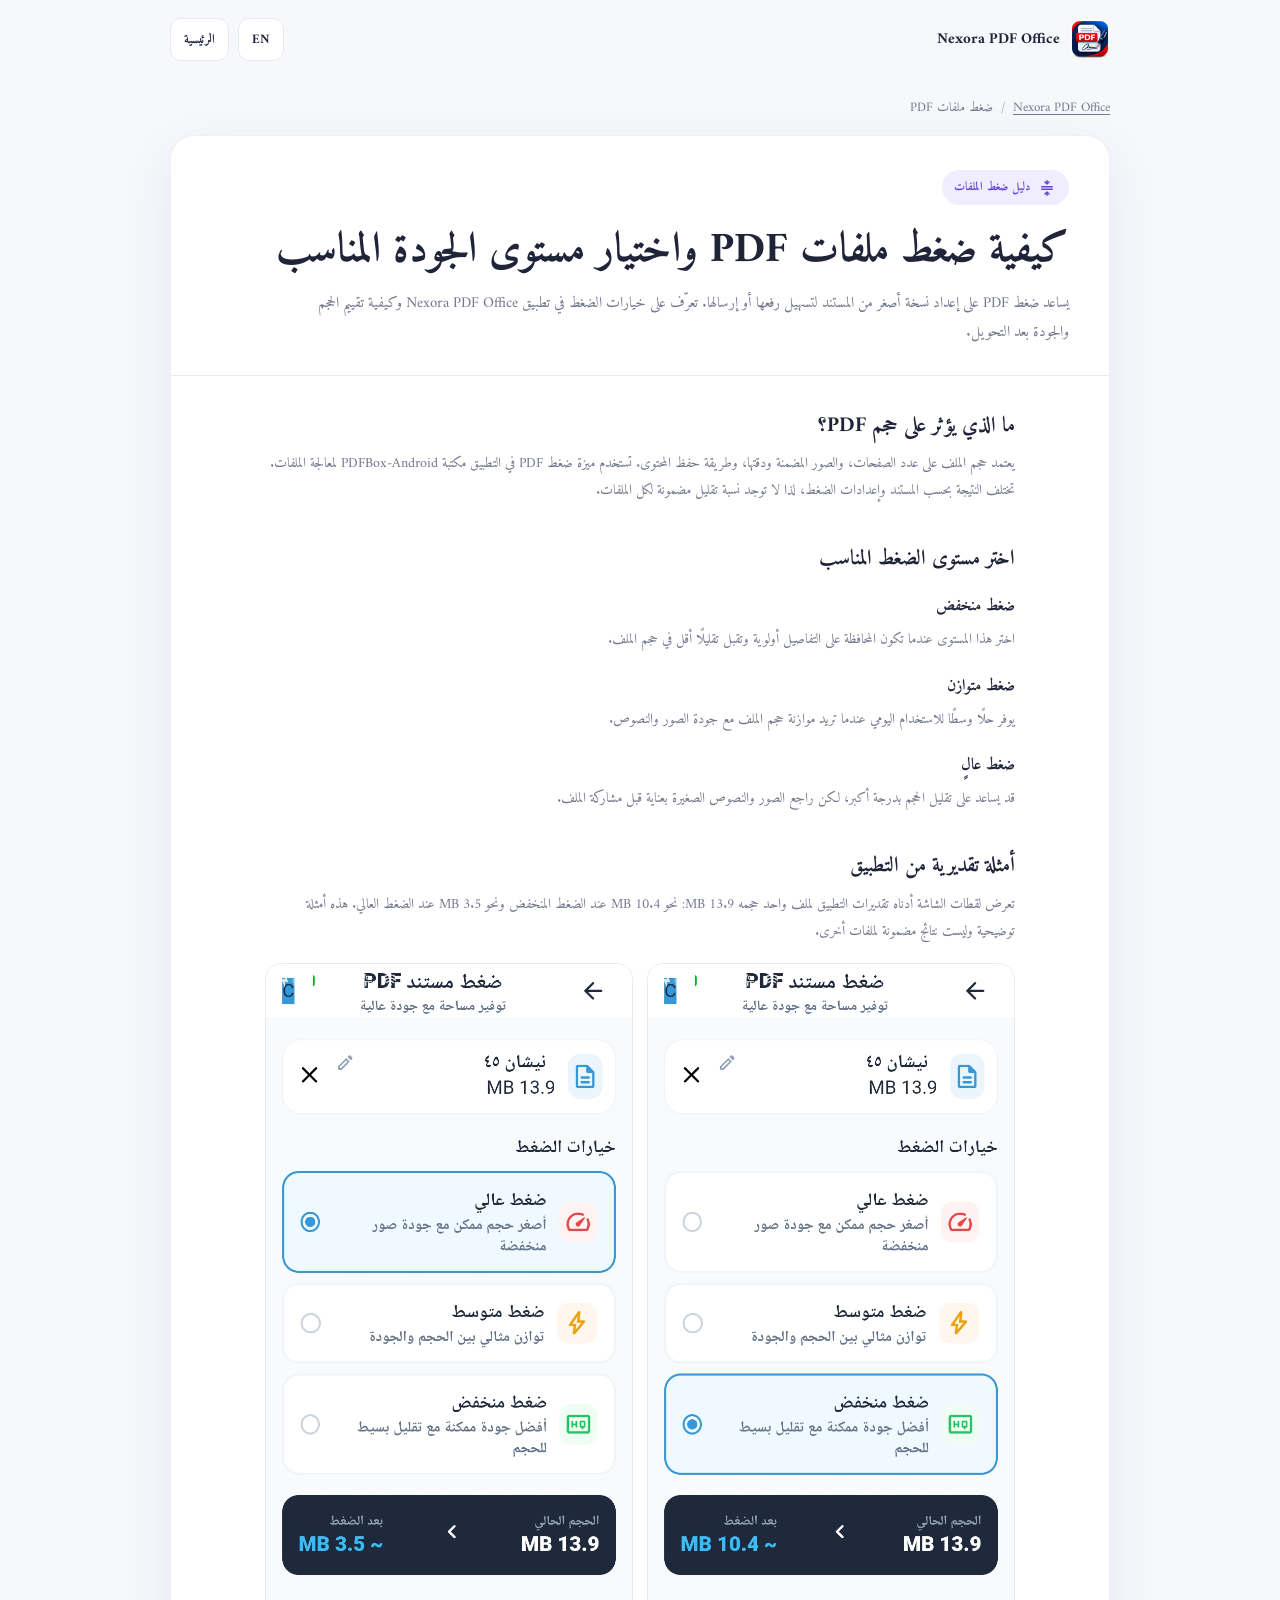
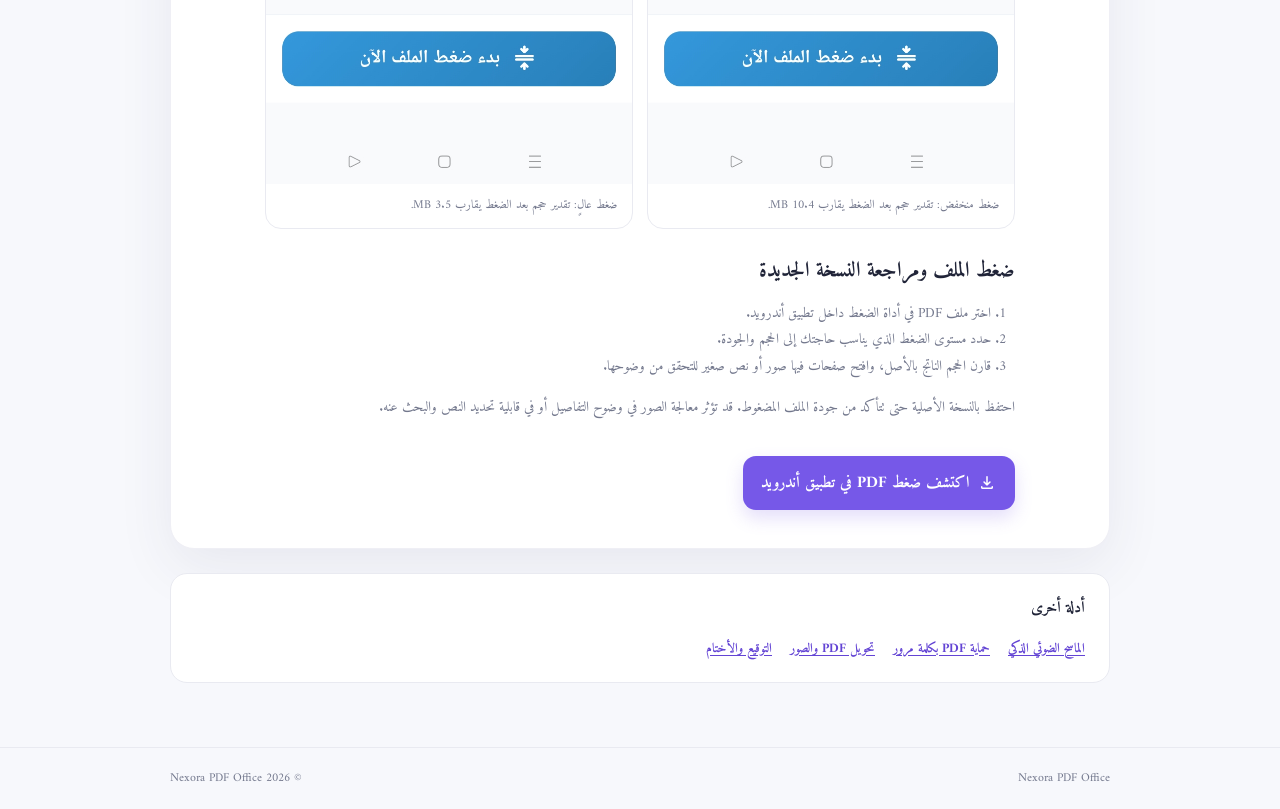
<file: articles/compress-pdf-files.html>
<!doctype html>
<html lang="ar" dir="rtl">
<head>
  <meta charset="utf-8">
  <meta name="viewport" content="width=device-width, initial-scale=1">
  <meta name="robots" content="index,follow,max-image-preview:large">
  <meta name="description" content="تعرف على ضغط ملفات PDF في Nexora PDF Office: اختر مستوى الضغط المناسب، قارن الحجم قبل وبعد، وراجع وضوح النصوص والصور.">
  <link rel="canonical" href="https://pdf.nexorastudio-eg.com/articles/compress-pdf-files.html">
  <link rel="icon" type="image/png" href="../app-icon.png">
  <meta property="og:type" content="article">
  <meta property="og:site_name" content="Nexora PDF Office">
  <meta property="og:url" content="https://pdf.nexorastudio-eg.com/articles/compress-pdf-files.html">
  <meta property="og:title" content="ضغط ملفات PDF | Nexora PDF Office">
  <meta property="og:description" content="دليل اختيار مستوى ضغط PDF ومراجعة حجم الملف وجودته بعد المعالجة.">
  <meta property="og:image" content="https://pdf.nexorastudio-eg.com/screenshots/compression-low.png">
  <meta property="og:locale" content="ar_EG">
  <meta name="twitter:card" content="summary_large_image">
  <meta name="twitter:title" content="ضغط ملفات PDF | Nexora PDF Office">
  <meta name="twitter:description" content="دليل اختيار مستوى ضغط PDF ومراجعة حجم الملف وجودته بعد المعالجة.">
  <meta name="twitter:image" content="https://pdf.nexorastudio-eg.com/screenshots/compression-low.png">
  <title>ضغط ملفات PDF | Nexora PDF Office</title>
  <link rel="stylesheet" href="article.css">
  <script type="application/ld+json">
    {
      "@context": "https://schema.org",
      "@type": "Article",
      "headline": "ضغط ملفات PDF لتسهيل المشاركة والتخزين في Nexora PDF Office",
      "description": "شرح مستويات ضغط PDF وكيفية مقارنة الحجم والجودة بعد ضغط المستند.",
      "inLanguage": "ar",
      "mainEntityOfPage": "https://pdf.nexorastudio-eg.com/articles/compress-pdf-files.html",
      "image": "https://pdf.nexorastudio-eg.com/screenshots/compression-low.png",
      "dateModified": "2026-11-07",
      "publisher": { "@type": "Organization", "name": "Nexora PDF Office", "url": "https://pdf.nexorastudio-eg.com/" }
    }
  </script>
  <script type="application/ld+json">
    {
      "@context": "https://schema.org",
      "@type": "BreadcrumbList",
      "itemListElement": [
        { "@type": "ListItem", "position": 1, "name": "Nexora PDF Office", "item": "https://pdf.nexorastudio-eg.com/" },
        { "@type": "ListItem", "position": 2, "name": "ضغط ملفات PDF", "item": "https://pdf.nexorastudio-eg.com/articles/compress-pdf-files.html" }
      ]
    }
  </script>
</head>
<body data-ar-title="ضغط ملفات PDF | Nexora PDF Office" data-en-title="Compress PDF Files | Nexora PDF Office" data-ar-description="تعرف على ضغط ملفات PDF في Nexora PDF Office: اختر مستوى الضغط المناسب، قارن الحجم قبل وبعد، وراجع وضوح النصوص والصور." data-en-description="Learn how to compress PDFs with Nexora PDF Office, choose a compression level, compare file sizes, and review text and image quality.">
  <header class="shell topbar">
    <a class="brand" href="../index.html"><img src="../app-icon.png" alt=""><span>Nexora PDF Office</span></a>
    <div class="top-actions"><button class="language-button" id="languageToggle" type="button" aria-label="Switch language to English">EN</button><a class="home-link" href="../index.html" data-ar="الرئيسية" data-en="Home">الرئيسية</a></div>
  </header>
  <main class="shell">
    <nav class="breadcrumbs" aria-label="Breadcrumb"><ol><li><a href="../index.html">Nexora PDF Office</a></li><li aria-current="page" data-ar="ضغط ملفات PDF" data-en="PDF compression">ضغط ملفات PDF</li></ol></nav>
    <article class="article-card" data-ar-title="ضغط ملفات PDF | Nexora PDF Office" data-en-title="Compress PDF Files | Nexora PDF Office" data-ar-description="تعرف على ضغط ملفات PDF في Nexora PDF Office: اختر مستوى الضغط المناسب، قارن الحجم قبل وبعد، وراجع وضوح النصوص والصور." data-en-description="Learn how to compress PDFs with Nexora PDF Office, choose a compression level, compare file sizes, and review text and image quality.">
      <header class="article-header">
        <span class="eyebrow"><span class="material-symbols-rounded" aria-hidden="true">compress</span><span data-ar="دليل ضغط الملفات" data-en="PDF compression guide">دليل ضغط الملفات</span></span>
        <h1 data-ar="كيفية ضغط ملفات PDF واختيار مستوى الجودة المناسب" data-en="How to compress PDFs and choose the right quality">كيفية ضغط ملفات PDF واختيار مستوى الجودة المناسب</h1>
        <p class="intro" data-ar="يساعد ضغط PDF على إعداد نسخة أصغر من المستند لتسهيل رفعها أو إرسالها. تعرّف على خيارات الضغط في تطبيق Nexora PDF Office وكيفية تقييم الحجم والجودة بعد التحويل." data-en="PDF compression can create a smaller copy that is easier to upload or send. Learn about compression options in Nexora PDF Office and how to assess the output size and quality.">يساعد ضغط PDF على إعداد نسخة أصغر من المستند لتسهيل رفعها أو إرسالها. تعرّف على خيارات الضغط في تطبيق Nexora PDF Office وكيفية تقييم الحجم والجودة بعد التحويل.</p>
      </header>
      <div class="article-content">
        <section>
          <h2 data-ar="ما الذي يؤثر على حجم PDF؟" data-en="What affects PDF file size?">ما الذي يؤثر على حجم PDF؟</h2>
          <p data-ar="يعتمد حجم الملف على عدد الصفحات، والصور المضمنة ودقتها، وطريقة حفظ المحتوى. تستخدم ميزة ضغط PDF في التطبيق مكتبة PDFBox-Android لمعالجة الملفات. تختلف النتيجة بحسب المستند وإعدادات الضغط، لذا لا توجد نسبة تقليل مضمونة لكل الملفات." data-en="File size depends on the number of pages, embedded images and their resolution, and how content is stored. The app's PDF compression feature uses PDFBox-Android to process files. Results vary by document and settings, so no fixed size reduction is guaranteed.">يعتمد حجم الملف على عدد الصفحات، والصور المضمنة ودقتها، وطريقة حفظ المحتوى. تستخدم ميزة ضغط PDF في التطبيق مكتبة PDFBox-Android لمعالجة الملفات. تختلف النتيجة بحسب المستند وإعدادات الضغط، لذا لا توجد نسبة تقليل مضمونة لكل الملفات.</p>
        </section>
        <section>
          <h2 data-ar="اختر مستوى الضغط المناسب" data-en="Choose a suitable compression level">اختر مستوى الضغط المناسب</h2>
          <h3 data-ar="ضغط منخفض" data-en="Low compression">ضغط منخفض</h3>
          <p data-ar="اختر هذا المستوى عندما تكون المحافظة على التفاصيل أولوية وتقبل تقليلًا أقل في حجم الملف." data-en="Choose this when preserving detail is a priority and a smaller reduction in size is acceptable.">اختر هذا المستوى عندما تكون المحافظة على التفاصيل أولوية وتقبل تقليلًا أقل في حجم الملف.</p>
          <h3 data-ar="ضغط متوازن" data-en="Balanced compression">ضغط متوازن</h3>
          <p data-ar="يوفر حلًا وسطًا للاستخدام اليومي عندما تريد موازنة حجم الملف مع جودة الصور والنصوص." data-en="A middle-ground option for everyday use when you want to balance file size with image and text quality.">يوفر حلًا وسطًا للاستخدام اليومي عندما تريد موازنة حجم الملف مع جودة الصور والنصوص.</p>
          <h3 data-ar="ضغط عالٍ" data-en="High compression">ضغط عالٍ</h3>
          <p data-ar="قد يساعد على تقليل الحجم بدرجة أكبر، لكن راجع الصور والنصوص الصغيرة بعناية قبل مشاركة الملف." data-en="This may reduce size further, but inspect images and small text carefully before sharing.">قد يساعد على تقليل الحجم بدرجة أكبر، لكن راجع الصور والنصوص الصغيرة بعناية قبل مشاركة الملف.</p>
        </section>
        <section>
          <h2 data-ar="أمثلة تقديرية من التطبيق" data-en="Estimated examples from the app">أمثلة تقديرية من التطبيق</h2>
          <p data-ar="تعرض لقطات الشاشة أدناه تقديرات التطبيق لملف واحد حجمه 13.9 MB: نحو 10.4 MB عند الضغط المنخفض ونحو 3.5 MB عند الضغط العالي. هذه أمثلة توضيحية وليست نتائج مضمونة لملفات أخرى." data-en="The screenshots below show the app's estimates for one 13.9 MB file: about 10.4 MB with low compression and about 3.5 MB with high compression. These are illustrative estimates, not guaranteed results for other files.">تعرض لقطات الشاشة أدناه تقديرات التطبيق لملف واحد حجمه 13.9 MB: نحو 10.4 MB عند الضغط المنخفض ونحو 3.5 MB عند الضغط العالي. هذه أمثلة توضيحية وليست نتائج مضمونة لملفات أخرى.</p>
          <div class="image-pair">
            <figure class="article-image"><img src="../screenshots/compression-low.png" alt="مثال ضغط منخفض لملف PDF بحجم 13.9 ميجابايت" data-ar-alt="مثال ضغط منخفض لملف PDF بحجم 13.9 ميجابايت" data-en-alt="Low-compression estimate for a 13.9 MB PDF" width="720" height="1612" loading="lazy" decoding="async"><figcaption data-ar="ضغط منخفض: تقدير حجم بعد الضغط يقارب 10.4 MB." data-en="Low compression: estimated output is about 10.4 MB.">ضغط منخفض: تقدير حجم بعد الضغط يقارب 10.4 MB.</figcaption></figure>
            <figure class="article-image"><img src="../screenshots/compression-high.png" alt="مثال ضغط عالٍ لملف PDF بحجم 13.9 ميجابايت" data-ar-alt="مثال ضغط عالٍ لملف PDF بحجم 13.9 ميجابايت" data-en-alt="High-compression estimate for a 13.9 MB PDF" width="720" height="1612" loading="lazy" decoding="async"><figcaption data-ar="ضغط عالٍ: تقدير حجم بعد الضغط يقارب 3.5 MB." data-en="High compression: estimated output is about 3.5 MB.">ضغط عالٍ: تقدير حجم بعد الضغط يقارب 3.5 MB.</figcaption></figure>
          </div>
        </section>
        <section>
          <h2 data-ar="ضغط الملف ومراجعة النسخة الجديدة" data-en="Compress and review the new copy">ضغط الملف ومراجعة النسخة الجديدة</h2>
          <ol>
            <li data-ar="اختر ملف PDF في أداة الضغط داخل تطبيق أندرويد." data-en="Choose a PDF in the Android app's compression tool.">اختر ملف PDF في أداة الضغط داخل تطبيق أندرويد.</li>
            <li data-ar="حدد مستوى الضغط الذي يناسب حاجتك إلى الحجم والجودة." data-en="Select a compression level that suits your size and quality needs.">حدد مستوى الضغط الذي يناسب حاجتك إلى الحجم والجودة.</li>
            <li data-ar="قارن الحجم الناتج بالأصل، وافتح صفحات فيها صور أو نص صغير للتحقق من وضوحها." data-en="Compare the output size with the original and inspect pages with images or small text.">قارن الحجم الناتج بالأصل، وافتح صفحات فيها صور أو نص صغير للتحقق من وضوحها.</li>
          </ol>
          <p data-ar="احتفظ بالنسخة الأصلية حتى تتأكد من جودة الملف المضغوط. قد تؤثر معالجة الصور في وضوح التفاصيل أو في قابلية تحديد النص والبحث عنه." data-en="Keep the original until you are satisfied with the compressed copy. Image processing can affect fine details and whether text remains selectable or searchable.">احتفظ بالنسخة الأصلية حتى تتأكد من جودة الملف المضغوط. قد تؤثر معالجة الصور في وضوح التفاصيل أو في قابلية تحديد النص والبحث عنه.</p>
        </section>
        <a class="app-cta" href="https://play.google.com/store/apps/details?id=com.nexora.office" target="_blank" rel="noopener noreferrer"><span class="material-symbols-rounded" aria-hidden="true">download</span><span data-ar="اكتشف ضغط PDF في تطبيق أندرويد" data-en="Explore PDF compression in the Android app">اكتشف ضغط PDF في تطبيق أندرويد</span></a>
      </div>
    </article>
    <nav class="related" aria-label="Related guides"><h2 data-ar="أدلة أخرى" data-en="More guides">أدلة أخرى</h2><ul>
      <li><a href="smart-document-scanner.html" data-ar="الماسح الضوئي الذكي" data-en="Smart document scanner">الماسح الضوئي الذكي</a></li>
      <li><a href="protect-pdf-with-password.html" data-ar="حماية PDF بكلمة مرور" data-en="Protect PDF with a password">حماية PDF بكلمة مرور</a></li>
      <li><a href="pdf-image-conversion.html" data-ar="تحويل PDF والصور" data-en="Convert PDFs and images">تحويل PDF والصور</a></li>
      <li><a href="pdf-signatures-and-stamps.html" data-ar="التوقيع والأختام" data-en="Signatures and stamps">التوقيع والأختام</a></li>
    </ul></nav>
  </main>
  <footer><div class="shell footer-inner"><a href="../index.html">Nexora PDF Office</a><span>© <span id="year"></span> Nexora PDF Office</span></div></footer>
  <script src="article.js" defer></script><script defer>document.querySelector("#year").textContent = new Date().getFullYear();</script>
</body>
</html>
</file>
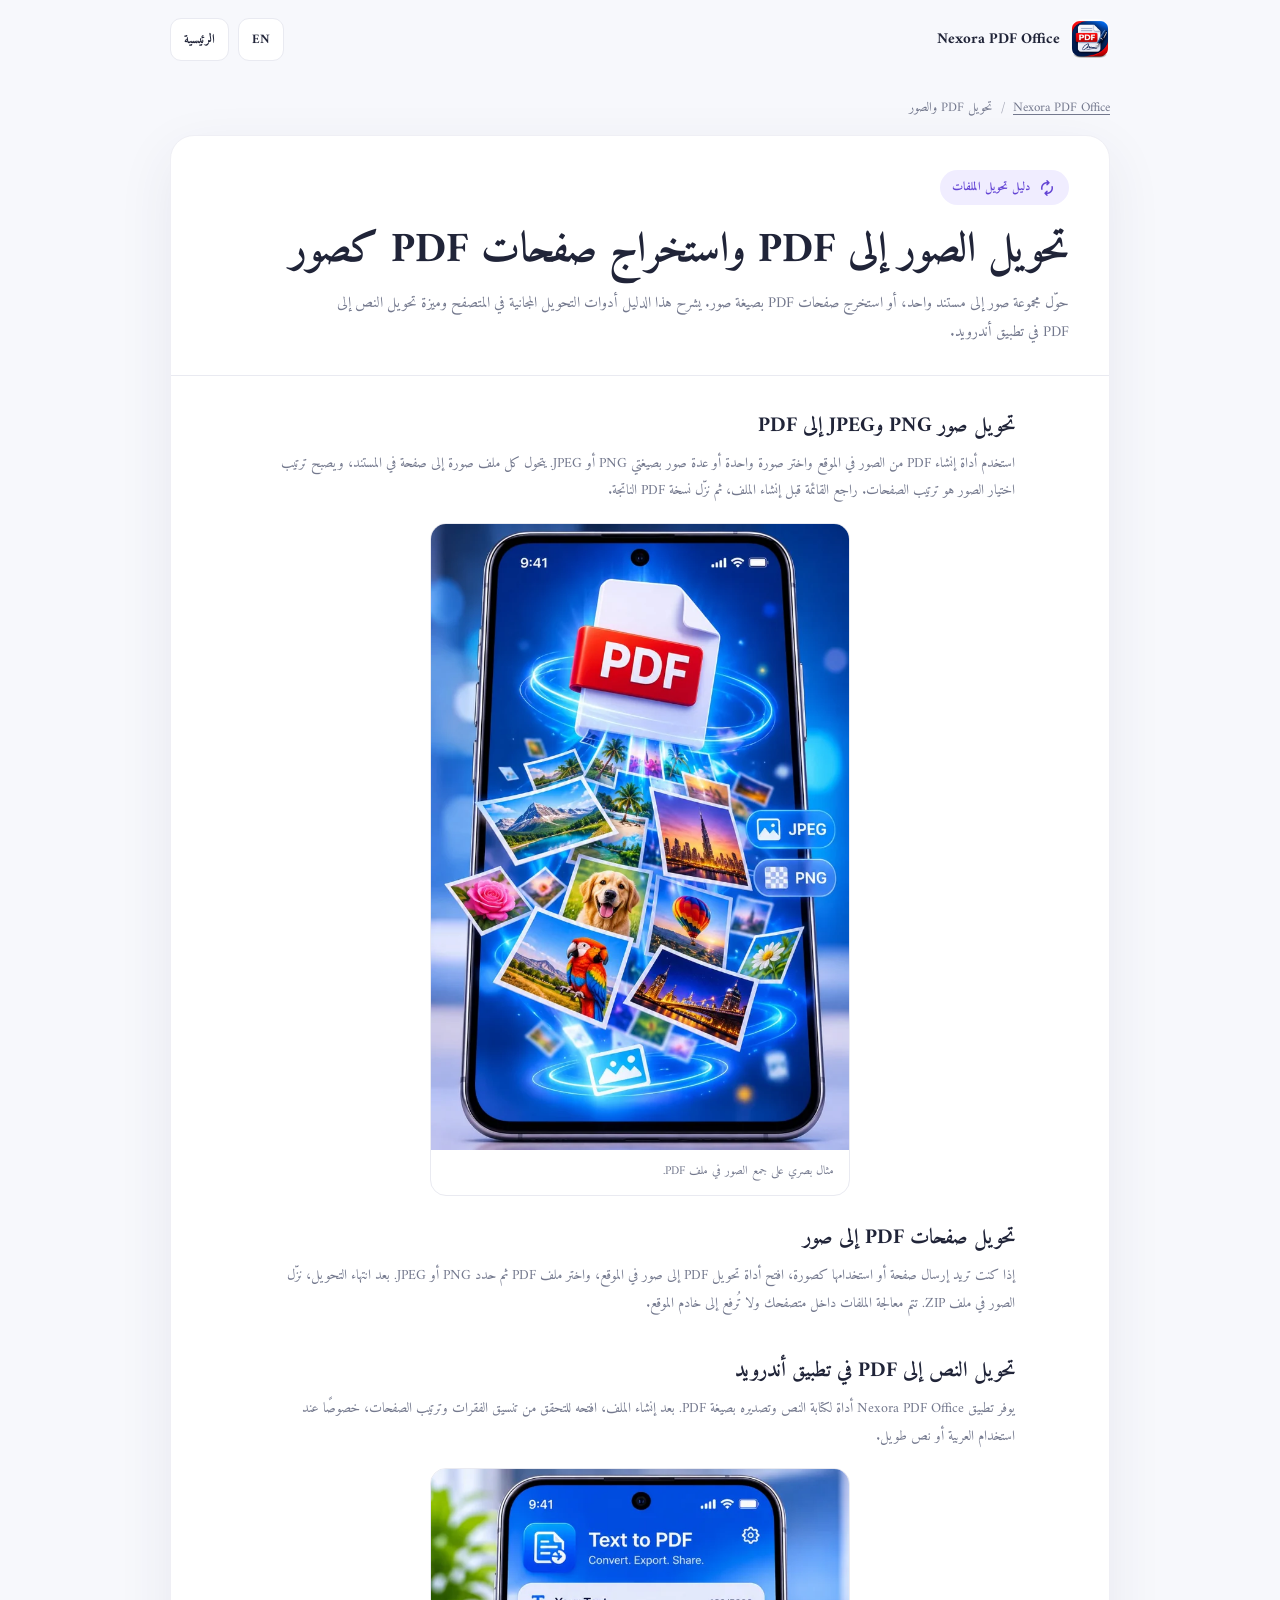
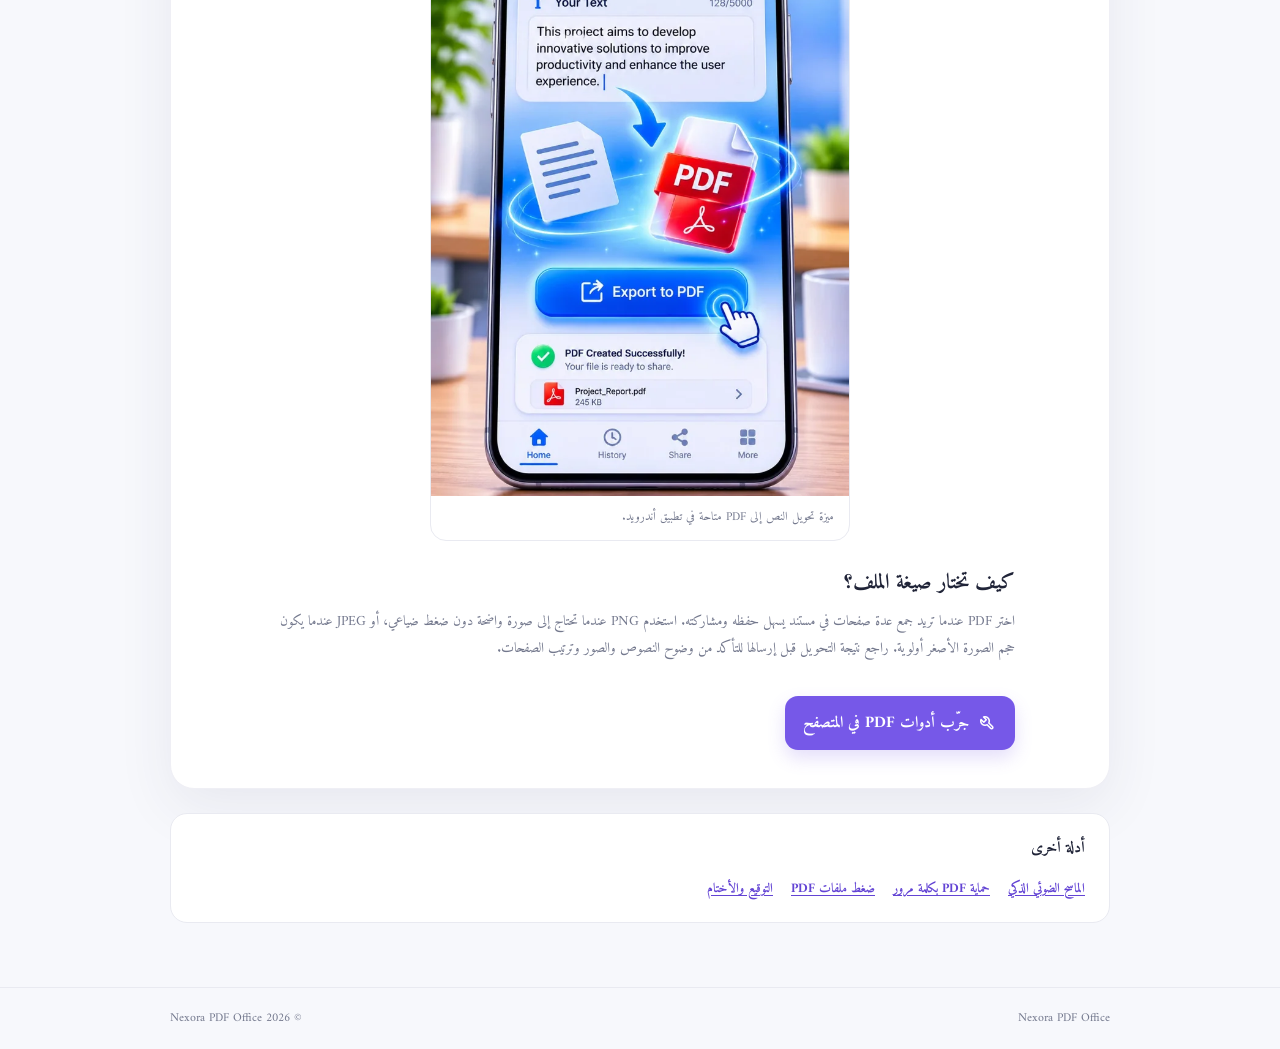
<file: articles/pdf-image-conversion.html>
<!doctype html>
<html lang="ar" dir="rtl">
<head>
  <meta charset="utf-8">
  <meta name="viewport" content="width=device-width, initial-scale=1">
  <meta name="robots" content="index,follow,max-image-preview:large">
  <meta name="description" content="دليل تحويل الصور إلى PDF وتحويل صفحات PDF إلى صور PNG أو JPEG، مع شرح أداة المتصفح وميزة تحويل النص في تطبيق Nexora PDF Office.">
  <link rel="canonical" href="https://pdf.nexorastudio-eg.com/articles/pdf-image-conversion.html">
  <link rel="icon" type="image/png" href="../app-icon.png">
  <meta property="og:type" content="article">
  <meta property="og:site_name" content="Nexora PDF Office">
  <meta property="og:url" content="https://pdf.nexorastudio-eg.com/articles/pdf-image-conversion.html">
  <meta property="og:title" content="تحويل الصور وملفات PDF | Nexora PDF Office">
  <meta property="og:description" content="حوّل الصور إلى PDF، صدّر صفحات PDF كصور، أو حوّل النص إلى PDF في تطبيق أندرويد.">
  <meta property="og:image" content="https://pdf.nexorastudio-eg.com/screenshots/screen-06.webp">
  <meta property="og:locale" content="ar_EG">
  <meta name="twitter:card" content="summary_large_image">
  <meta name="twitter:title" content="تحويل الصور وملفات PDF | Nexora PDF Office">
  <meta name="twitter:description" content="حوّل الصور إلى PDF، صدّر صفحات PDF كصور، أو حوّل النص إلى PDF في تطبيق أندرويد.">
  <meta name="twitter:image" content="https://pdf.nexorastudio-eg.com/screenshots/screen-06.webp">
  <title>تحويل الصور وملفات PDF | Nexora PDF Office</title>
  <link rel="stylesheet" href="article.css">
  <script type="application/ld+json">
    {
      "@context": "https://schema.org",
      "@type": "Article",
      "headline": "تحويل الصور وملفات PDF والنصوص في Nexora PDF Office",
      "description": "شرح إنشاء PDF من الصور، وتصدير صفحات PDF إلى PNG أو JPEG، وتحويل النصوص إلى PDF.",
      "inLanguage": "ar",
      "mainEntityOfPage": "https://pdf.nexorastudio-eg.com/articles/pdf-image-conversion.html",
      "image": "https://pdf.nexorastudio-eg.com/screenshots/screen-06.webp",
      "dateModified": "2026-11-07",
      "publisher": { "@type": "Organization", "name": "Nexora PDF Office", "url": "https://pdf.nexorastudio-eg.com/" }
    }
  </script>
  <script type="application/ld+json">
    {
      "@context": "https://schema.org",
      "@type": "BreadcrumbList",
      "itemListElement": [
        { "@type": "ListItem", "position": 1, "name": "Nexora PDF Office", "item": "https://pdf.nexorastudio-eg.com/" },
        { "@type": "ListItem", "position": 2, "name": "تحويل PDF والصور", "item": "https://pdf.nexorastudio-eg.com/articles/pdf-image-conversion.html" }
      ]
    }
  </script>
</head>
<body data-ar-title="تحويل الصور وملفات PDF | Nexora PDF Office" data-en-title="Convert Images and PDFs | Nexora PDF Office" data-ar-description="دليل تحويل الصور إلى PDF وتحويل صفحات PDF إلى صور PNG أو JPEG، مع شرح أداة المتصفح وميزة تحويل النص في تطبيق Nexora PDF Office." data-en-description="Learn how to create PDFs from images, export PDF pages as PNG or JPEG, and convert text to PDF with Nexora PDF Office.">
  <header class="shell topbar">
    <a class="brand" href="../index.html"><img src="../app-icon.png" alt=""><span>Nexora PDF Office</span></a>
    <div class="top-actions"><button class="language-button" id="languageToggle" type="button" aria-label="Switch language to English">EN</button><a class="home-link" href="../index.html" data-ar="الرئيسية" data-en="Home">الرئيسية</a></div>
  </header>
  <main class="shell">
    <nav class="breadcrumbs" aria-label="Breadcrumb"><ol><li><a href="../index.html">Nexora PDF Office</a></li><li aria-current="page" data-ar="تحويل PDF والصور" data-en="PDF and image conversion">تحويل PDF والصور</li></ol></nav>
    <article class="article-card" data-ar-title="تحويل الصور وملفات PDF | Nexora PDF Office" data-en-title="Convert Images and PDFs | Nexora PDF Office" data-ar-description="دليل تحويل الصور إلى PDF وتحويل صفحات PDF إلى صور PNG أو JPEG، مع شرح أداة المتصفح وميزة تحويل النص في تطبيق Nexora PDF Office." data-en-description="Learn how to create PDFs from images, export PDF pages as PNG or JPEG, and convert text to PDF with Nexora PDF Office.">
      <header class="article-header">
        <span class="eyebrow"><span class="material-symbols-rounded" aria-hidden="true">autorenew</span><span data-ar="دليل تحويل الملفات" data-en="File conversion guide">دليل تحويل الملفات</span></span>
        <h1 data-ar="تحويل الصور إلى PDF واستخراج صفحات PDF كصور" data-en="Convert images to PDF and export PDF pages as images">تحويل الصور إلى PDF واستخراج صفحات PDF كصور</h1>
        <p class="intro" data-ar="حوّل مجموعة صور إلى مستند واحد، أو استخرج صفحات PDF بصيغة صور. يشرح هذا الدليل أدوات التحويل المجانية في المتصفح وميزة تحويل النص إلى PDF في تطبيق أندرويد." data-en="Turn a collection of images into one document, or export PDF pages as images. This guide covers free browser conversion tools and the Android app's text-to-PDF feature.">حوّل مجموعة صور إلى مستند واحد، أو استخرج صفحات PDF بصيغة صور. يشرح هذا الدليل أدوات التحويل المجانية في المتصفح وميزة تحويل النص إلى PDF في تطبيق أندرويد.</p>
      </header>
      <div class="article-content">
        <section>
          <h2 data-ar="تحويل صور PNG وJPEG إلى PDF" data-en="Convert PNG and JPEG images to PDF">تحويل صور PNG وJPEG إلى PDF</h2>
          <p data-ar="استخدم أداة إنشاء PDF من الصور في الموقع واختر صورة واحدة أو عدة صور بصيغتي PNG أو JPEG. يتحول كل ملف صورة إلى صفحة في المستند، ويصبح ترتيب اختيار الصور هو ترتيب الصفحات. راجع القائمة قبل إنشاء الملف، ثم نزّل نسخة PDF الناتجة." data-en="Use the website's image-to-PDF tool and select one or more PNG or JPEG images. Each image becomes a page, and the selection order determines page order. Review the list before creating the PDF, then download the result.">استخدم أداة إنشاء PDF من الصور في الموقع واختر صورة واحدة أو عدة صور بصيغتي PNG أو JPEG. يتحول كل ملف صورة إلى صفحة في المستند، ويصبح ترتيب اختيار الصور هو ترتيب الصفحات. راجع القائمة قبل إنشاء الملف، ثم نزّل نسخة PDF الناتجة.</p>
          <figure class="article-image"><img src="../screenshots/screen-06.webp" alt="مثال مرئي لتحويل مجموعة صور إلى مستند PDF" data-ar-alt="مثال مرئي لتحويل مجموعة صور إلى مستند PDF" data-en-alt="Illustration of converting a collection of images to PDF" width="683" height="1024" loading="lazy" decoding="async"><figcaption data-ar="مثال بصري على جمع الصور في ملف PDF." data-en="An illustration of combining images into a PDF.">مثال بصري على جمع الصور في ملف PDF.</figcaption></figure>
        </section>
        <section>
          <h2 data-ar="تحويل صفحات PDF إلى صور" data-en="Convert PDF pages to images">تحويل صفحات PDF إلى صور</h2>
          <p data-ar="إذا كنت تريد إرسال صفحة أو استخدامها كصورة، افتح أداة تحويل PDF إلى صور في الموقع، واختر ملف PDF ثم حدد PNG أو JPEG. بعد انتهاء التحويل، نزّل الصور في ملف ZIP. تتم معالجة الملفات داخل متصفحك ولا تُرفع إلى خادم الموقع." data-en="To share a page or use it as an image, open the website's PDF-to-image tool, choose a PDF, and select PNG or JPEG. When conversion finishes, download the images in a ZIP file. Files are processed in your browser and are not uploaded to the website's server.">إذا كنت تريد إرسال صفحة أو استخدامها كصورة، افتح أداة تحويل PDF إلى صور في الموقع، واختر ملف PDF ثم حدد PNG أو JPEG. بعد انتهاء التحويل، نزّل الصور في ملف ZIP. تتم معالجة الملفات داخل متصفحك ولا تُرفع إلى خادم الموقع.</p>
        </section>
        <section>
          <h2 data-ar="تحويل النص إلى PDF في تطبيق أندرويد" data-en="Convert text to PDF in the Android app">تحويل النص إلى PDF في تطبيق أندرويد</h2>
          <p data-ar="يوفر تطبيق Nexora PDF Office أداة لكتابة النص وتصديره بصيغة PDF. بعد إنشاء الملف، افتحه للتحقق من تنسيق الفقرات وترتيب الصفحات، خصوصًا عند استخدام العربية أو نص طويل." data-en="Nexora PDF Office includes a tool for writing text and exporting it as a PDF. Open the finished file to check paragraph formatting and page order, especially for Arabic or long text.">يوفر تطبيق Nexora PDF Office أداة لكتابة النص وتصديره بصيغة PDF. بعد إنشاء الملف، افتحه للتحقق من تنسيق الفقرات وترتيب الصفحات، خصوصًا عند استخدام العربية أو نص طويل.</p>
          <figure class="article-image"><img src="../screenshots/screen-08.webp" alt="واجهة توضح كتابة النص وتصديره إلى PDF" data-ar-alt="واجهة توضح كتابة النص وتصديره إلى PDF" data-en-alt="App screen illustrating writing and exporting text to PDF" width="683" height="1024" loading="lazy" decoding="async"><figcaption data-ar="ميزة تحويل النص إلى PDF متاحة في تطبيق أندرويد." data-en="Text-to-PDF conversion is available in the Android app.">ميزة تحويل النص إلى PDF متاحة في تطبيق أندرويد.</figcaption></figure>
        </section>
        <section>
          <h2 data-ar="كيف تختار صيغة الملف؟" data-en="How to choose a file format">كيف تختار صيغة الملف؟</h2>
          <p data-ar="اختر PDF عندما تريد جمع عدة صفحات في مستند يسهل حفظه ومشاركته. استخدم PNG عندما تحتاج إلى صورة واضحة دون ضغط ضياعي، أو JPEG عندما يكون حجم الصورة الأصغر أولوية. راجع نتيجة التحويل قبل إرسالها للتأكد من وضوح النصوص والصور وترتيب الصفحات." data-en="Choose PDF to collect multiple pages in a document that is easy to save and share. Use PNG when you need an image without lossy compression, or JPEG when a smaller image file is a priority. Review the result before sending it to check image clarity and page order.">اختر PDF عندما تريد جمع عدة صفحات في مستند يسهل حفظه ومشاركته. استخدم PNG عندما تحتاج إلى صورة واضحة دون ضغط ضياعي، أو JPEG عندما يكون حجم الصورة الأصغر أولوية. راجع نتيجة التحويل قبل إرسالها للتأكد من وضوح النصوص والصور وترتيب الصفحات.</p>
        </section>
        <a class="app-cta" href="../index.html#tools"><span class="material-symbols-rounded" aria-hidden="true">build</span><span data-ar="جرّب أدوات PDF في المتصفح" data-en="Try the browser PDF tools">جرّب أدوات PDF في المتصفح</span></a>
      </div>
    </article>
    <nav class="related" aria-label="Related guides"><h2 data-ar="أدلة أخرى" data-en="More guides">أدلة أخرى</h2><ul>
      <li><a href="smart-document-scanner.html" data-ar="الماسح الضوئي الذكي" data-en="Smart document scanner">الماسح الضوئي الذكي</a></li>
      <li><a href="protect-pdf-with-password.html" data-ar="حماية PDF بكلمة مرور" data-en="Protect PDF with a password">حماية PDF بكلمة مرور</a></li>
      <li><a href="compress-pdf-files.html" data-ar="ضغط ملفات PDF" data-en="Compress PDF files">ضغط ملفات PDF</a></li>
      <li><a href="pdf-signatures-and-stamps.html" data-ar="التوقيع والأختام" data-en="Signatures and stamps">التوقيع والأختام</a></li>
    </ul></nav>
  </main>
  <footer><div class="shell footer-inner"><a href="../index.html">Nexora PDF Office</a><span>© <span id="year"></span> Nexora PDF Office</span></div></footer>
  <script src="article.js" defer></script><script defer>document.querySelector("#year").textContent = new Date().getFullYear();</script>
</body>
</html>
</file>
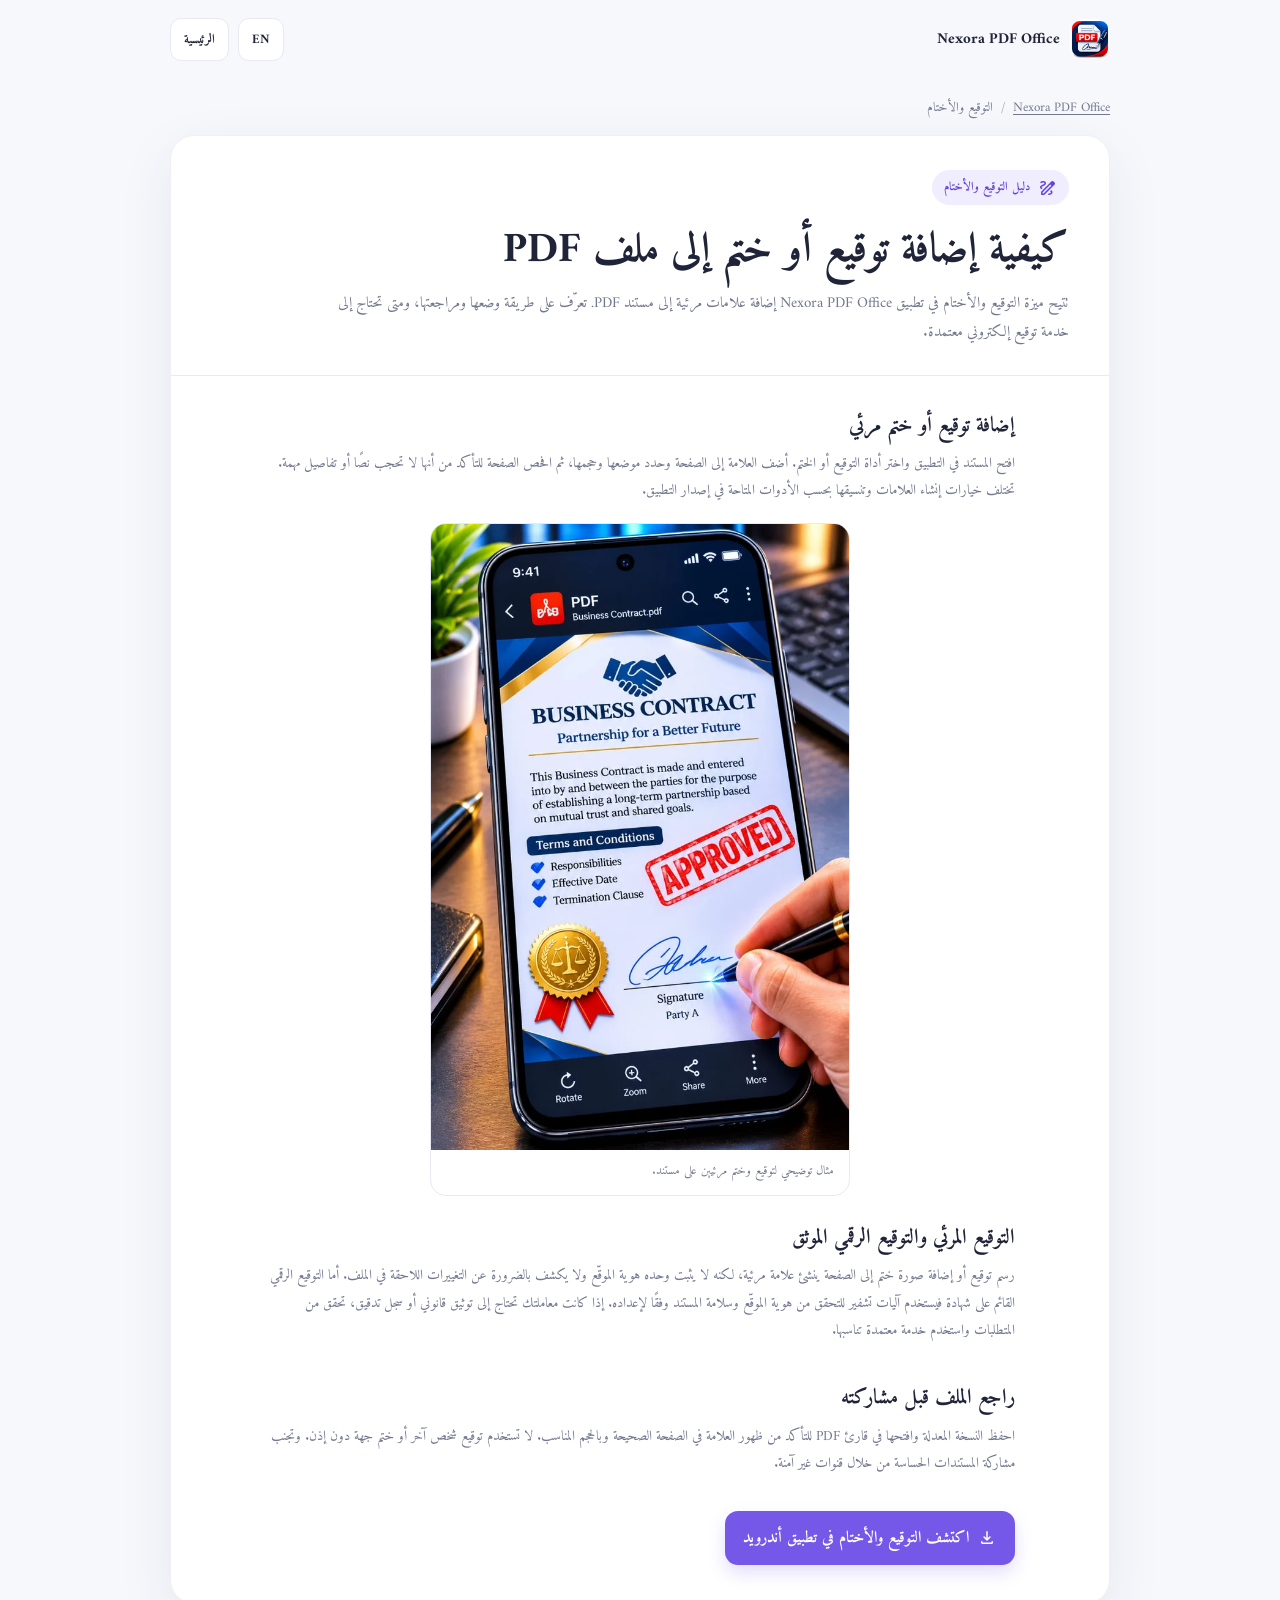
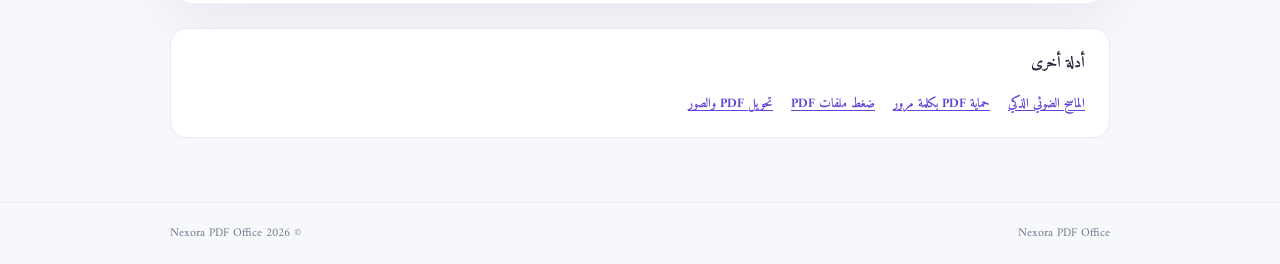
<file: articles/pdf-signatures-and-stamps.html>
<!doctype html>
<html lang="ar" dir="rtl">
<head>
  <meta charset="utf-8">
  <meta name="viewport" content="width=device-width, initial-scale=1">
  <meta name="robots" content="index,follow,max-image-preview:large">
  <meta name="description" content="تعرف على إضافة توقيع أو ختم مرئي إلى ملف PDF باستخدام Nexora PDF Office، وكيفية مراجعة المستند والتمييز بين العلامة المرئية والتوقيع الرقمي الموثق.">
  <link rel="canonical" href="https://pdf.nexorastudio-eg.com/articles/pdf-signatures-and-stamps.html">
  <link rel="icon" type="image/png" href="../app-icon.png">
  <meta property="og:type" content="article">
  <meta property="og:site_name" content="Nexora PDF Office">
  <meta property="og:url" content="https://pdf.nexorastudio-eg.com/articles/pdf-signatures-and-stamps.html">
  <meta property="og:title" content="إضافة توقيع وختم إلى PDF | Nexora PDF Office">
  <meta property="og:description" content="خطوات وضع توقيع أو ختم مرئي على PDF، مع توضيح الفرق عن التوقيع الإلكتروني المعتمد.">
  <meta property="og:image" content="https://pdf.nexorastudio-eg.com/screenshots/screen-03.webp">
  <meta property="og:locale" content="ar_EG">
  <meta name="twitter:card" content="summary_large_image">
  <meta name="twitter:title" content="إضافة توقيع وختم إلى PDF | Nexora PDF Office">
  <meta name="twitter:description" content="خطوات وضع توقيع أو ختم مرئي على PDF، مع توضيح الفرق عن التوقيع الإلكتروني المعتمد.">
  <meta name="twitter:image" content="https://pdf.nexorastudio-eg.com/screenshots/screen-03.webp">
  <title>إضافة توقيع وختم إلى PDF | Nexora PDF Office</title>
  <link rel="stylesheet" href="article.css">
  <script type="application/ld+json">
    {
      "@context": "https://schema.org",
      "@type": "Article",
      "headline": "إضافة التوقيع والأختام إلى ملفات PDF في Nexora PDF Office",
      "description": "دليل إضافة توقيع أو ختم مرئي إلى مستند PDF ومراجعة الملف قبل مشاركته.",
      "inLanguage": "ar",
      "mainEntityOfPage": "https://pdf.nexorastudio-eg.com/articles/pdf-signatures-and-stamps.html",
      "image": "https://pdf.nexorastudio-eg.com/screenshots/screen-03.webp",
      "dateModified": "2026-11-07",
      "publisher": { "@type": "Organization", "name": "Nexora PDF Office", "url": "https://pdf.nexorastudio-eg.com/" }
    }
  </script>
  <script type="application/ld+json">
    {
      "@context": "https://schema.org",
      "@type": "BreadcrumbList",
      "itemListElement": [
        { "@type": "ListItem", "position": 1, "name": "Nexora PDF Office", "item": "https://pdf.nexorastudio-eg.com/" },
        { "@type": "ListItem", "position": 2, "name": "التوقيع والأختام", "item": "https://pdf.nexorastudio-eg.com/articles/pdf-signatures-and-stamps.html" }
      ]
    }
  </script>
</head>
<body data-ar-title="إضافة توقيع وختم إلى PDF | Nexora PDF Office" data-en-title="Add a Signature and Stamp to a PDF | Nexora PDF Office" data-ar-description="تعرف على إضافة توقيع أو ختم مرئي إلى ملف PDF باستخدام Nexora PDF Office، وكيفية مراجعة المستند والتمييز بين العلامة المرئية والتوقيع الرقمي الموثق." data-en-description="Learn how to add a visible signature or stamp to a PDF with Nexora PDF Office, review the document, and understand the difference from a certificate-based digital signature.">
  <header class="shell topbar">
    <a class="brand" href="../index.html"><img src="../app-icon.png" alt=""><span>Nexora PDF Office</span></a>
    <div class="top-actions"><button class="language-button" id="languageToggle" type="button" aria-label="Switch language to English">EN</button><a class="home-link" href="../index.html" data-ar="الرئيسية" data-en="Home">الرئيسية</a></div>
  </header>
  <main class="shell">
    <nav class="breadcrumbs" aria-label="Breadcrumb"><ol><li><a href="../index.html">Nexora PDF Office</a></li><li aria-current="page" data-ar="التوقيع والأختام" data-en="Signatures and stamps">التوقيع والأختام</li></ol></nav>
    <article class="article-card" data-ar-title="إضافة توقيع وختم إلى PDF | Nexora PDF Office" data-en-title="Add a Signature and Stamp to a PDF | Nexora PDF Office" data-ar-description="تعرف على إضافة توقيع أو ختم مرئي إلى ملف PDF باستخدام Nexora PDF Office، وكيفية مراجعة المستند والتمييز بين العلامة المرئية والتوقيع الرقمي الموثق." data-en-description="Learn how to add a visible signature or stamp to a PDF with Nexora PDF Office, review the document, and understand the difference from a certificate-based digital signature.">
      <header class="article-header">
        <span class="eyebrow"><span class="material-symbols-rounded" aria-hidden="true">draw</span><span data-ar="دليل التوقيع والأختام" data-en="Signatures and stamps guide">دليل التوقيع والأختام</span></span>
        <h1 data-ar="كيفية إضافة توقيع أو ختم إلى ملف PDF" data-en="How to add a signature or stamp to a PDF">كيفية إضافة توقيع أو ختم إلى ملف PDF</h1>
        <p class="intro" data-ar="تتيح ميزة التوقيع والأختام في تطبيق Nexora PDF Office إضافة علامات مرئية إلى مستند PDF. تعرّف على طريقة وضعها ومراجعتها، ومتى تحتاج إلى خدمة توقيع إلكتروني معتمدة." data-en="The signatures and stamps feature in Nexora PDF Office lets you add visible marks to a PDF. Learn how to place and review them, and when a certified electronic-signature service may be needed.">تتيح ميزة التوقيع والأختام في تطبيق Nexora PDF Office إضافة علامات مرئية إلى مستند PDF. تعرّف على طريقة وضعها ومراجعتها، ومتى تحتاج إلى خدمة توقيع إلكتروني معتمدة.</p>
      </header>
      <div class="article-content">
        <section>
          <h2 data-ar="إضافة توقيع أو ختم مرئي" data-en="Add a visible signature or stamp">إضافة توقيع أو ختم مرئي</h2>
          <p data-ar="افتح المستند في التطبيق واختر أداة التوقيع أو الختم. أضف العلامة إلى الصفحة وحدد موضعها وحجمها، ثم افحص الصفحة للتأكد من أنها لا تحجب نصًا أو تفاصيل مهمة. تختلف خيارات إنشاء العلامات وتنسيقها بحسب الأدوات المتاحة في إصدار التطبيق." data-en="Open the document in the app and choose the signature or stamp tool. Add the mark to the page, adjust its position and size, then check that it does not cover text or important details. Options for creating and formatting marks depend on the tools available in your app version.">افتح المستند في التطبيق واختر أداة التوقيع أو الختم. أضف العلامة إلى الصفحة وحدد موضعها وحجمها، ثم افحص الصفحة للتأكد من أنها لا تحجب نصًا أو تفاصيل مهمة. تختلف خيارات إنشاء العلامات وتنسيقها بحسب الأدوات المتاحة في إصدار التطبيق.</p>
          <figure class="article-image"><img src="../screenshots/screen-03.webp" alt="مثال مرئي على مستند PDF يتضمن توقيعًا وختم موافقة" data-ar-alt="مثال مرئي على مستند PDF يتضمن توقيعًا وختم موافقة" data-en-alt="Illustration of a PDF document with a signature and approval stamp" width="683" height="1024" loading="lazy" decoding="async"><figcaption data-ar="مثال توضيحي لتوقيع وختم مرئيين على مستند." data-en="An illustration of visible signature and stamp marks on a document.">مثال توضيحي لتوقيع وختم مرئيين على مستند.</figcaption></figure>
        </section>
        <section>
          <h2 data-ar="التوقيع المرئي والتوقيع الرقمي الموثق" data-en="Visible marks and certificate-based digital signatures">التوقيع المرئي والتوقيع الرقمي الموثق</h2>
          <p data-ar="رسم توقيع أو إضافة صورة ختم إلى الصفحة ينشئ علامة مرئية، لكنه لا يثبت وحده هوية الموقّع ولا يكشف بالضرورة عن التغييرات اللاحقة في الملف. أما التوقيع الرقمي القائم على شهادة فيستخدم آليات تشفير للتحقق من هوية الموقّع وسلامة المستند وفقًا لإعداده. إذا كانت معاملتك تحتاج إلى توثيق قانوني أو سجل تدقيق، تحقق من المتطلبات واستخدم خدمة معتمدة تناسبها." data-en="Drawing a signature or adding a stamp image creates a visible mark, but by itself it does not prove the signer's identity or necessarily reveal later changes to the file. A certificate-based digital signature uses cryptographic mechanisms to verify signer identity and document integrity according to its configuration. If your process requires legal validation or an audit trail, check the requirements and use an appropriate trusted service.">رسم توقيع أو إضافة صورة ختم إلى الصفحة ينشئ علامة مرئية، لكنه لا يثبت وحده هوية الموقّع ولا يكشف بالضرورة عن التغييرات اللاحقة في الملف. أما التوقيع الرقمي القائم على شهادة فيستخدم آليات تشفير للتحقق من هوية الموقّع وسلامة المستند وفقًا لإعداده. إذا كانت معاملتك تحتاج إلى توثيق قانوني أو سجل تدقيق، تحقق من المتطلبات واستخدم خدمة معتمدة تناسبها.</p>
        </section>
        <section>
          <h2 data-ar="راجع الملف قبل مشاركته" data-en="Review the file before sharing">راجع الملف قبل مشاركته</h2>
          <p data-ar="احفظ النسخة المعدلة وافتحها في قارئ PDF للتأكد من ظهور العلامة في الصفحة الصحيحة وبالحجم المناسب. لا تستخدم توقيع شخص آخر أو ختم جهة دون إذن. وتجنب مشاركة المستندات الحساسة من خلال قنوات غير آمنة." data-en="Save the edited copy and open it in a PDF reader to confirm the mark appears on the right page at the right size. Do not use another person's signature or an organization's stamp without permission, and avoid sending sensitive documents through insecure channels.">احفظ النسخة المعدلة وافتحها في قارئ PDF للتأكد من ظهور العلامة في الصفحة الصحيحة وبالحجم المناسب. لا تستخدم توقيع شخص آخر أو ختم جهة دون إذن. وتجنب مشاركة المستندات الحساسة من خلال قنوات غير آمنة.</p>
        </section>
        <a class="app-cta" href="https://play.google.com/store/apps/details?id=com.nexora.office" target="_blank" rel="noopener noreferrer"><span class="material-symbols-rounded" aria-hidden="true">download</span><span data-ar="اكتشف التوقيع والأختام في تطبيق أندرويد" data-en="Explore signatures and stamps in the Android app">اكتشف التوقيع والأختام في تطبيق أندرويد</span></a>
      </div>
    </article>
    <nav class="related" aria-label="Related guides"><h2 data-ar="أدلة أخرى" data-en="More guides">أدلة أخرى</h2><ul>
      <li><a href="smart-document-scanner.html" data-ar="الماسح الضوئي الذكي" data-en="Smart document scanner">الماسح الضوئي الذكي</a></li>
      <li><a href="protect-pdf-with-password.html" data-ar="حماية PDF بكلمة مرور" data-en="Protect PDF with a password">حماية PDF بكلمة مرور</a></li>
      <li><a href="compress-pdf-files.html" data-ar="ضغط ملفات PDF" data-en="Compress PDF files">ضغط ملفات PDF</a></li>
      <li><a href="pdf-image-conversion.html" data-ar="تحويل PDF والصور" data-en="Convert PDFs and images">تحويل PDF والصور</a></li>
    </ul></nav>
  </main>
  <footer><div class="shell footer-inner"><a href="../index.html">Nexora PDF Office</a><span>© <span id="year"></span> Nexora PDF Office</span></div></footer>
  <script src="article.js" defer></script><script defer>document.querySelector("#year").textContent = new Date().getFullYear();</script>
</body>
</html>
</file>
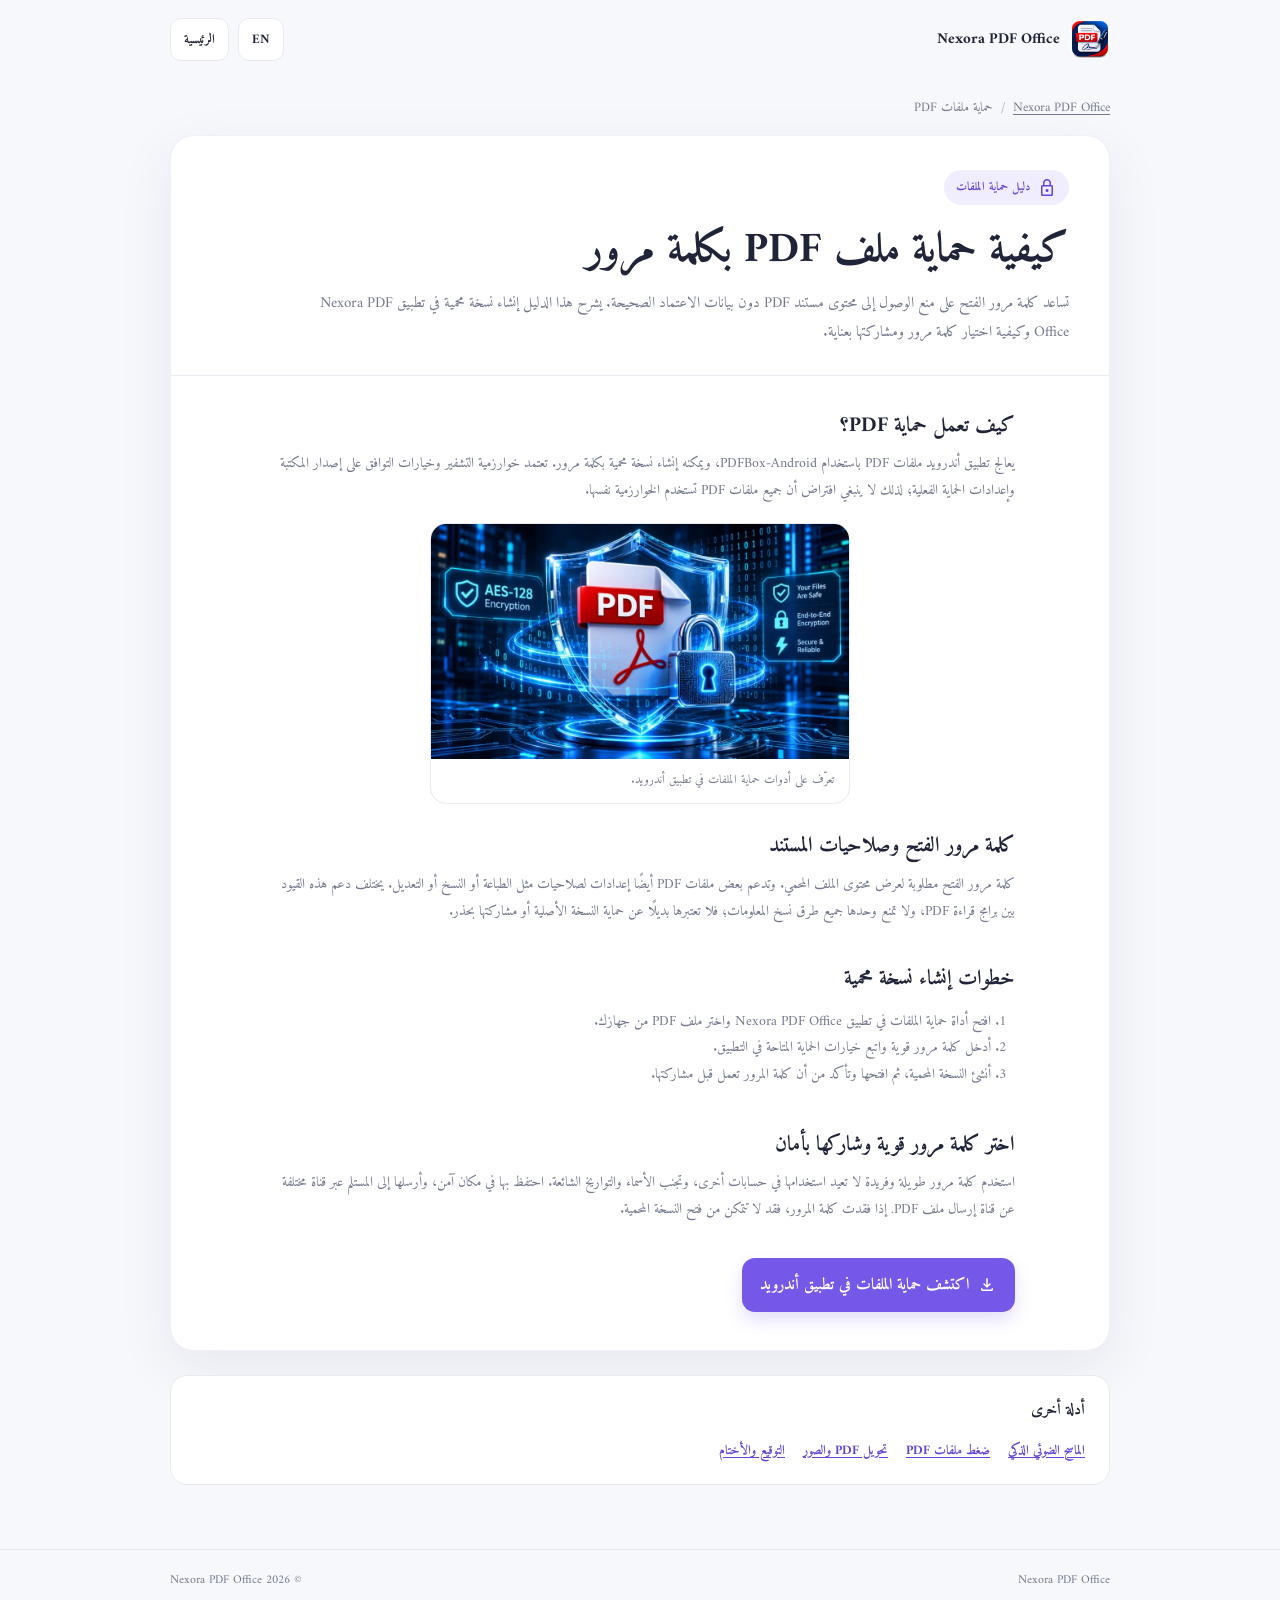
<file: articles/protect-pdf-with-password.html>
<!doctype html>
<html lang="ar" dir="rtl">
<head>
  <meta charset="utf-8">
  <meta name="viewport" content="width=device-width, initial-scale=1">
  <meta name="robots" content="index,follow,max-image-preview:large">
  <meta name="description" content="دليل حماية ملفات PDF بكلمة مرور في Nexora PDF Office لأندرويد: تعرّف على كلمة مرور الفتح وصلاحيات PDF ونصائح مشاركة المستندات بأمان.">
  <link rel="canonical" href="https://pdf.nexorastudio-eg.com/articles/protect-pdf-with-password.html">
  <link rel="icon" type="image/png" href="../app-icon.png">
  <meta property="og:type" content="article">
  <meta property="og:site_name" content="Nexora PDF Office">
  <meta property="og:url" content="https://pdf.nexorastudio-eg.com/articles/protect-pdf-with-password.html">
  <meta property="og:title" content="حماية ملفات PDF بكلمة مرور | Nexora PDF Office">
  <meta property="og:description" content="تعلم كيفية إنشاء PDF محمي بكلمة مرور، والتمييز بين التشفير وقيود الاستخدام.">
  <meta property="og:image" content="https://pdf.nexorastudio-eg.com/screenshots/screen-02.webp">
  <meta property="og:locale" content="ar_EG">
  <meta name="twitter:card" content="summary_large_image">
  <meta name="twitter:title" content="حماية ملفات PDF بكلمة مرور | Nexora PDF Office">
  <meta name="twitter:description" content="تعلم كيفية إنشاء PDF محمي بكلمة مرور، والتمييز بين التشفير وقيود الاستخدام.">
  <meta name="twitter:image" content="https://pdf.nexorastudio-eg.com/screenshots/screen-02.webp">
  <title>حماية ملفات PDF بكلمة مرور | Nexora PDF Office</title>
  <link rel="stylesheet" href="article.css">
  <script type="application/ld+json">
    {
      "@context": "https://schema.org",
      "@type": "Article",
      "headline": "حماية ملفات PDF بكلمة مرور في Nexora PDF Office",
      "description": "شرح حماية ملفات PDF بكلمة مرور، وصلاحيات المستند، وكيفية اختيار كلمة مرور آمنة.",
      "inLanguage": "ar",
      "mainEntityOfPage": "https://pdf.nexorastudio-eg.com/articles/protect-pdf-with-password.html",
      "image": "https://pdf.nexorastudio-eg.com/screenshots/screen-02.webp",
      "dateModified": "2026-11-07",
      "publisher": { "@type": "Organization", "name": "Nexora PDF Office", "url": "https://pdf.nexorastudio-eg.com/" }
    }
  </script>
  <script type="application/ld+json">
    {
      "@context": "https://schema.org",
      "@type": "BreadcrumbList",
      "itemListElement": [
        { "@type": "ListItem", "position": 1, "name": "Nexora PDF Office", "item": "https://pdf.nexorastudio-eg.com/" },
        { "@type": "ListItem", "position": 2, "name": "حماية ملفات PDF بكلمة مرور", "item": "https://pdf.nexorastudio-eg.com/articles/protect-pdf-with-password.html" }
      ]
    }
  </script>
</head>
<body data-ar-title="حماية ملفات PDF بكلمة مرور | Nexora PDF Office" data-en-title="Protect PDF Files with a Password | Nexora PDF Office" data-ar-description="دليل حماية ملفات PDF بكلمة مرور في Nexora PDF Office لأندرويد: تعرّف على كلمة مرور الفتح وصلاحيات PDF ونصائح مشاركة المستندات بأمان." data-en-description="Learn how to password-protect PDF files with Nexora PDF Office for Android, understand document permissions, and share protected files more safely.">
  <header class="shell topbar">
    <a class="brand" href="../index.html"><img src="../app-icon.png" alt=""><span>Nexora PDF Office</span></a>
    <div class="top-actions"><button class="language-button" id="languageToggle" type="button" aria-label="Switch language to English">EN</button><a class="home-link" href="../index.html" data-ar="الرئيسية" data-en="Home">الرئيسية</a></div>
  </header>
  <main class="shell">
    <nav class="breadcrumbs" aria-label="Breadcrumb"><ol><li><a href="../index.html">Nexora PDF Office</a></li><li aria-current="page" data-ar="حماية ملفات PDF" data-en="PDF password protection">حماية ملفات PDF</li></ol></nav>
    <article class="article-card" data-ar-title="حماية ملفات PDF بكلمة مرور | Nexora PDF Office" data-en-title="Protect PDF Files with a Password | Nexora PDF Office" data-ar-description="دليل حماية ملفات PDF بكلمة مرور في Nexora PDF Office لأندرويد: تعرّف على كلمة مرور الفتح وصلاحيات PDF ونصائح مشاركة المستندات بأمان." data-en-description="Learn how to password-protect PDF files with Nexora PDF Office for Android, understand document permissions, and share protected files more safely.">
      <header class="article-header">
        <span class="eyebrow"><span class="material-symbols-rounded" aria-hidden="true">lock</span><span data-ar="دليل حماية الملفات" data-en="File protection guide">دليل حماية الملفات</span></span>
        <h1 data-ar="كيفية حماية ملف PDF بكلمة مرور" data-en="How to password-protect a PDF file">كيفية حماية ملف PDF بكلمة مرور</h1>
        <p class="intro" data-ar="تساعد كلمة مرور الفتح على منع الوصول إلى محتوى مستند PDF دون بيانات الاعتماد الصحيحة. يشرح هذا الدليل إنشاء نسخة محمية في تطبيق Nexora PDF Office وكيفية اختيار كلمة مرور ومشاركتها بعناية." data-en="An open password helps prevent access to a PDF's contents without the correct credentials. This guide explains creating a protected copy in Nexora PDF Office and choosing and sharing a password carefully.">تساعد كلمة مرور الفتح على منع الوصول إلى محتوى مستند PDF دون بيانات الاعتماد الصحيحة. يشرح هذا الدليل إنشاء نسخة محمية في تطبيق Nexora PDF Office وكيفية اختيار كلمة مرور ومشاركتها بعناية.</p>
      </header>
      <div class="article-content">
        <section>
          <h2 data-ar="كيف تعمل حماية PDF؟" data-en="How does PDF password protection work?">كيف تعمل حماية PDF؟</h2>
          <p data-ar="يعالج تطبيق أندرويد ملفات PDF باستخدام PDFBox-Android، ويمكنه إنشاء نسخة محمية بكلمة مرور. تعتمد خوارزمية التشفير وخيارات التوافق على إصدار المكتبة وإعدادات الحماية الفعلية؛ لذلك لا ينبغي افتراض أن جميع ملفات PDF تستخدم الخوارزمية نفسها." data-en="The Android app processes PDF documents with PDFBox-Android and can create a password-protected copy. The encryption algorithm and compatibility options depend on the library version and the protection settings actually used, so do not assume every PDF uses the same algorithm.">يعالج تطبيق أندرويد ملفات PDF باستخدام PDFBox-Android، ويمكنه إنشاء نسخة محمية بكلمة مرور. تعتمد خوارزمية التشفير وخيارات التوافق على إصدار المكتبة وإعدادات الحماية الفعلية؛ لذلك لا ينبغي افتراض أن جميع ملفات PDF تستخدم الخوارزمية نفسها.</p>
          <figure class="article-image"><img src="../screenshots/screen-02.webp" alt="واجهة توضح ميزة حماية ملف PDF في التطبيق" data-ar-alt="واجهة توضح ميزة حماية ملف PDF في التطبيق" data-en-alt="App screen illustrating PDF protection" width="683" height="1024" loading="lazy" decoding="async"><figcaption data-ar="تعرّف على أدوات حماية الملفات في تطبيق أندرويد." data-en="Explore document protection tools in the Android app.">تعرّف على أدوات حماية الملفات في تطبيق أندرويد.</figcaption></figure>
        </section>
        <section>
          <h2 data-ar="كلمة مرور الفتح وصلاحيات المستند" data-en="Open passwords and document permissions">كلمة مرور الفتح وصلاحيات المستند</h2>
          <p data-ar="كلمة مرور الفتح مطلوبة لعرض محتوى الملف المحمي. وتدعم بعض ملفات PDF أيضًا إعدادات لصلاحيات مثل الطباعة أو النسخ أو التعديل. يختلف دعم هذه القيود بين برامج قراءة PDF، ولا تمنع وحدها جميع طرق نسخ المعلومات؛ فلا تعتبرها بديلًا عن حماية النسخة الأصلية أو مشاركتها بحذر." data-en="An open password is required to view a protected file. Some PDFs also support permission settings for actions such as printing, copying, or editing. PDF readers vary in how they honor these restrictions, and they do not prevent every way of copying information; do not treat them as a substitute for protecting the original or sharing carefully.">كلمة مرور الفتح مطلوبة لعرض محتوى الملف المحمي. وتدعم بعض ملفات PDF أيضًا إعدادات لصلاحيات مثل الطباعة أو النسخ أو التعديل. يختلف دعم هذه القيود بين برامج قراءة PDF، ولا تمنع وحدها جميع طرق نسخ المعلومات؛ فلا تعتبرها بديلًا عن حماية النسخة الأصلية أو مشاركتها بحذر.</p>
        </section>
        <section>
          <h2 data-ar="خطوات إنشاء نسخة محمية" data-en="Create a protected copy">خطوات إنشاء نسخة محمية</h2>
          <ol>
            <li data-ar="افتح أداة حماية الملفات في تطبيق Nexora PDF Office واختر ملف PDF من جهازك." data-en="Open file protection in Nexora PDF Office and choose a PDF from your device.">افتح أداة حماية الملفات في تطبيق Nexora PDF Office واختر ملف PDF من جهازك.</li>
            <li data-ar="أدخل كلمة مرور قوية واتبع خيارات الحماية المتاحة في التطبيق." data-en="Enter a strong password and select from the protection options available in the app.">أدخل كلمة مرور قوية واتبع خيارات الحماية المتاحة في التطبيق.</li>
            <li data-ar="أنشئ النسخة المحمية، ثم افتحها وتأكد من أن كلمة المرور تعمل قبل مشاركتها." data-en="Create the protected copy, then open it and verify the password works before sharing.">أنشئ النسخة المحمية، ثم افتحها وتأكد من أن كلمة المرور تعمل قبل مشاركتها.</li>
          </ol>
        </section>
        <section>
          <h2 data-ar="اختر كلمة مرور قوية وشاركها بأمان" data-en="Choose a strong password and share it safely">اختر كلمة مرور قوية وشاركها بأمان</h2>
          <p data-ar="استخدم كلمة مرور طويلة وفريدة لا تعيد استخدامها في حسابات أخرى، وتجنب الأسماء والتواريخ الشائعة. احتفظ بها في مكان آمن، وأرسلها إلى المستلم عبر قناة مختلفة عن قناة إرسال ملف PDF. إذا فقدت كلمة المرور، فقد لا تتمكن من فتح النسخة المحمية." data-en="Use a long, unique password that you do not reuse for other accounts, and avoid common names and dates. Store it securely and send it through a different channel from the PDF itself. If you lose the password, you may not be able to open the protected copy.">استخدم كلمة مرور طويلة وفريدة لا تعيد استخدامها في حسابات أخرى، وتجنب الأسماء والتواريخ الشائعة. احتفظ بها في مكان آمن، وأرسلها إلى المستلم عبر قناة مختلفة عن قناة إرسال ملف PDF. إذا فقدت كلمة المرور، فقد لا تتمكن من فتح النسخة المحمية.</p>
        </section>
        <a class="app-cta" href="https://play.google.com/store/apps/details?id=com.nexora.office" target="_blank" rel="noopener noreferrer"><span class="material-symbols-rounded" aria-hidden="true">download</span><span data-ar="اكتشف حماية الملفات في تطبيق أندرويد" data-en="Explore file protection in the Android app">اكتشف حماية الملفات في تطبيق أندرويد</span></a>
      </div>
    </article>
    <nav class="related" aria-label="Related guides"><h2 data-ar="أدلة أخرى" data-en="More guides">أدلة أخرى</h2><ul>
      <li><a href="smart-document-scanner.html" data-ar="الماسح الضوئي الذكي" data-en="Smart document scanner">الماسح الضوئي الذكي</a></li>
      <li><a href="compress-pdf-files.html" data-ar="ضغط ملفات PDF" data-en="Compress PDF files">ضغط ملفات PDF</a></li>
      <li><a href="pdf-image-conversion.html" data-ar="تحويل PDF والصور" data-en="Convert PDFs and images">تحويل PDF والصور</a></li>
      <li><a href="pdf-signatures-and-stamps.html" data-ar="التوقيع والأختام" data-en="Signatures and stamps">التوقيع والأختام</a></li>
    </ul></nav>
  </main>
  <footer><div class="shell footer-inner"><a href="../index.html">Nexora PDF Office</a><span>© <span id="year"></span> Nexora PDF Office</span></div></footer>
  <script src="article.js" defer></script><script defer>document.querySelector("#year").textContent = new Date().getFullYear();</script>
</body>
</html>
</file>
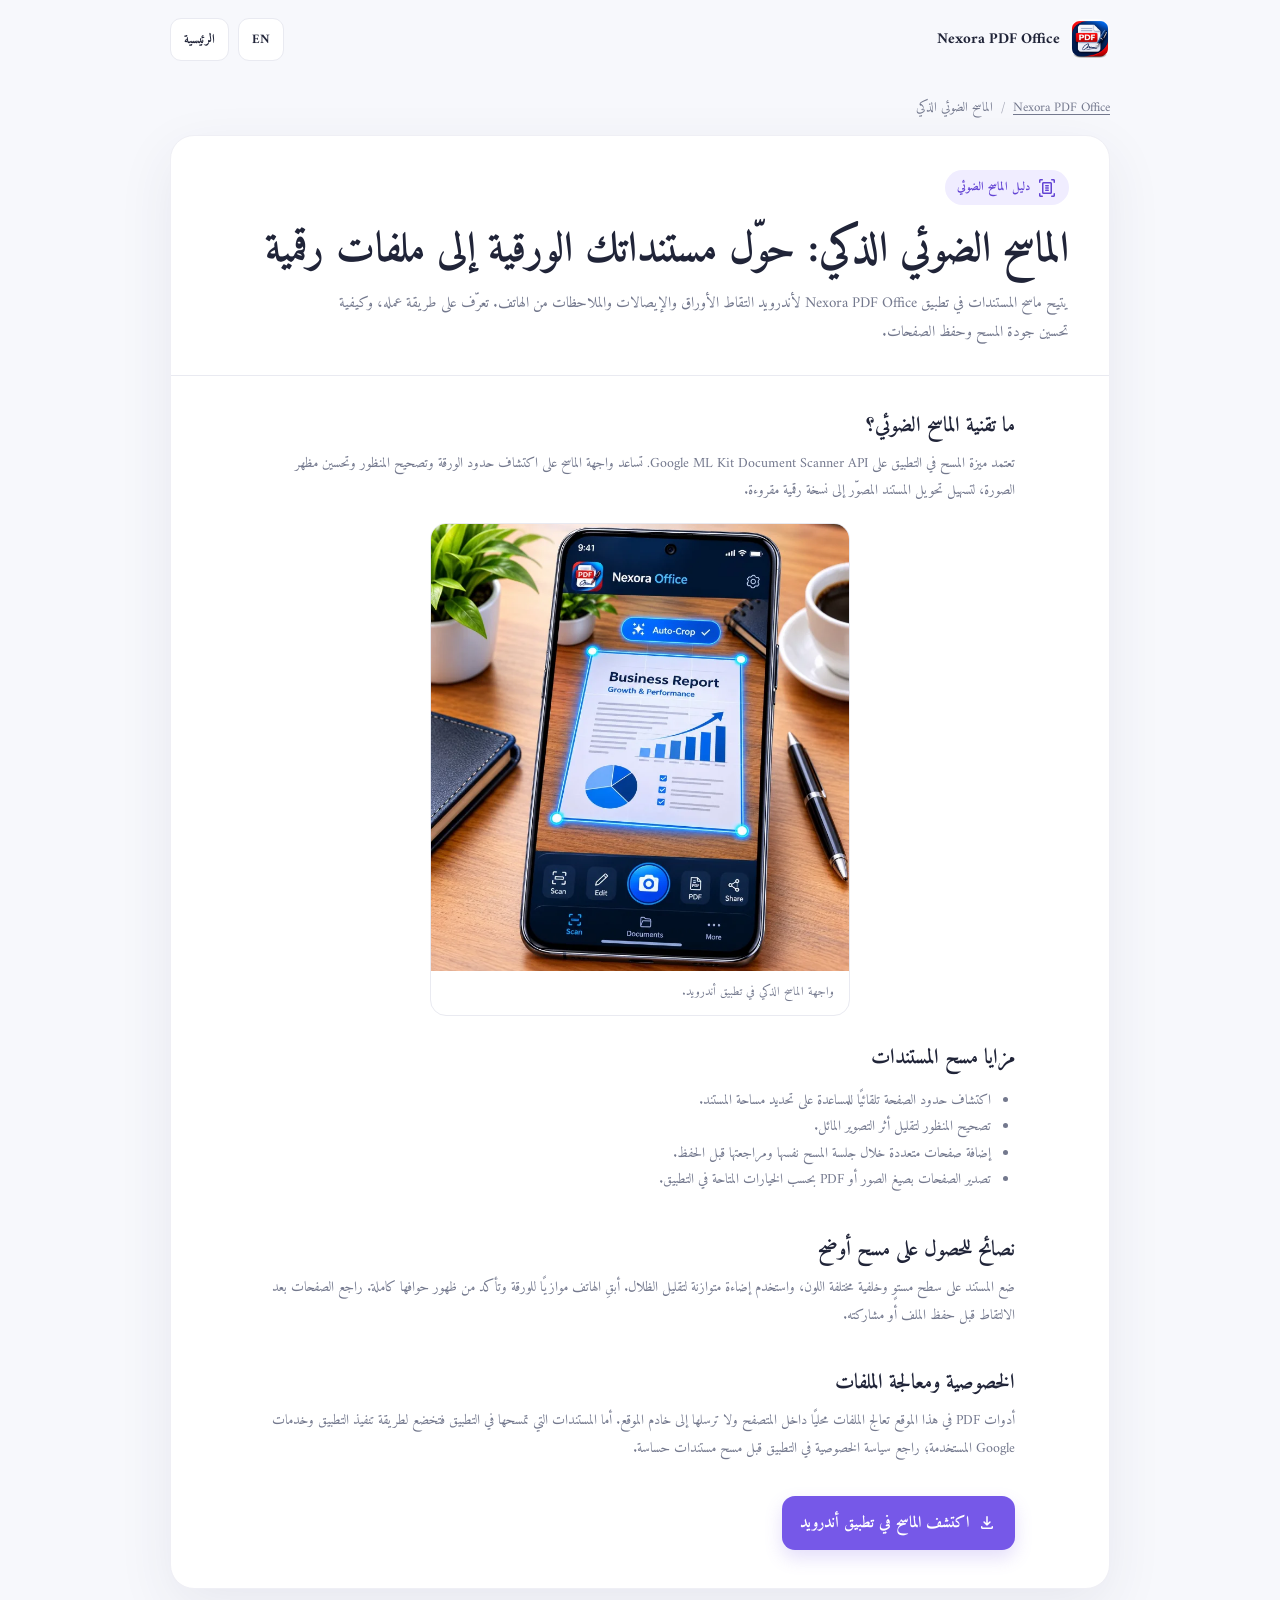
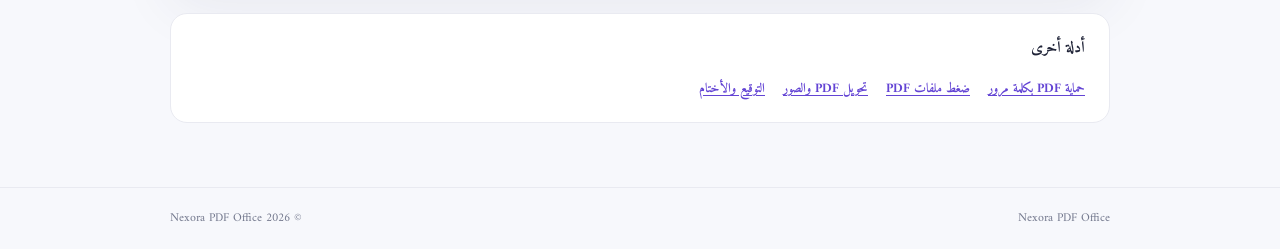
<file: articles/smart-document-scanner.html>
<!doctype html>
<html lang="ar" dir="rtl">
<head>
  <meta charset="utf-8">
  <meta name="viewport" content="width=device-width, initial-scale=1">
  <meta name="robots" content="index,follow,max-image-preview:large">
  <meta name="description" content="تعرّف على ماسح المستندات الذكي في Nexora PDF Office لأندرويد: اكتشاف الحواف، تصحيح المنظور، مسح الصفحات المتعددة ونصائح لنتيجة واضحة.">
  <link rel="canonical" href="https://pdf.nexorastudio-eg.com/articles/smart-document-scanner.html">
  <link rel="icon" type="image/png" href="../app-icon.png">
  <meta property="og:type" content="article">
  <meta property="og:site_name" content="Nexora PDF Office">
  <meta property="og:url" content="https://pdf.nexorastudio-eg.com/articles/smart-document-scanner.html">
  <meta property="og:title" content="الماسح الضوئي الذكي للمستندات | Nexora PDF Office">
  <meta property="og:description" content="اكتشف كيف يساعد ماسح المستندات في أندرويد على التقاط الصفحات وتصحيحها وحفظها بصيغة رقمية.">
  <meta property="og:image" content="https://pdf.nexorastudio-eg.com/screenshots/screen-01.webp">
  <meta property="og:locale" content="ar_EG">
  <meta name="twitter:card" content="summary_large_image">
  <meta name="twitter:title" content="الماسح الضوئي الذكي للمستندات | Nexora PDF Office">
  <meta name="twitter:description" content="اكتشف كيف يساعد ماسح المستندات في أندرويد على التقاط الصفحات وتصحيحها وحفظها بصيغة رقمية.">
  <meta name="twitter:image" content="https://pdf.nexorastudio-eg.com/screenshots/screen-01.webp">
  <title>الماسح الضوئي الذكي للمستندات | Nexora PDF Office</title>
  <link rel="stylesheet" href="article.css">
  <script type="application/ld+json">
    {
      "@context": "https://schema.org",
      "@type": "Article",
      "headline": "الماسح الضوئي الذكي للمستندات في Nexora PDF Office",
      "description": "تعرّف على اكتشاف الحواف وتصحيح المنظور ومسح صفحات المستند وحفظها رقميًا.",
      "inLanguage": "ar",
      "mainEntityOfPage": "https://pdf.nexorastudio-eg.com/articles/smart-document-scanner.html",
      "image": "https://pdf.nexorastudio-eg.com/screenshots/screen-01.webp",
      "dateModified": "2026-11-07",
      "publisher": { "@type": "Organization", "name": "Nexora PDF Office", "url": "https://pdf.nexorastudio-eg.com/" }
    }
  </script>
  <script type="application/ld+json">
    {
      "@context": "https://schema.org",
      "@type": "BreadcrumbList",
      "itemListElement": [
        { "@type": "ListItem", "position": 1, "name": "Nexora PDF Office", "item": "https://pdf.nexorastudio-eg.com/" },
        { "@type": "ListItem", "position": 2, "name": "الماسح الضوئي الذكي للمستندات", "item": "https://pdf.nexorastudio-eg.com/articles/smart-document-scanner.html" }
      ]
    }
  </script>
</head>
<body data-ar-title="الماسح الضوئي الذكي للمستندات | Nexora PDF Office" data-en-title="Smart Document Scanner | Nexora PDF Office" data-ar-description="تعرّف على ماسح المستندات الذكي في Nexora PDF Office لأندرويد: اكتشاف الحواف، تصحيح المنظور، مسح الصفحات المتعددة ونصائح لنتيجة واضحة." data-en-description="Learn how the Nexora PDF Office Android document scanner detects page edges, corrects perspective, captures multiple pages, and helps create clear digital copies.">
  <header class="shell topbar">
    <a class="brand" href="../index.html"><img src="../app-icon.png" alt=""><span>Nexora PDF Office</span></a>
    <div class="top-actions"><button class="language-button" id="languageToggle" type="button" aria-label="Switch language to English">EN</button><a class="home-link" href="../index.html" data-ar="الرئيسية" data-en="Home">الرئيسية</a></div>
  </header>
  <main class="shell">
    <nav class="breadcrumbs" aria-label="Breadcrumb"><ol><li><a href="../index.html">Nexora PDF Office</a></li><li aria-current="page" data-ar="الماسح الضوئي الذكي" data-en="Smart document scanner">الماسح الضوئي الذكي</li></ol></nav>
    <article class="article-card" data-ar-title="الماسح الضوئي الذكي للمستندات | Nexora PDF Office" data-en-title="Smart Document Scanner | Nexora PDF Office" data-ar-description="تعرّف على ماسح المستندات الذكي في Nexora PDF Office لأندرويد: اكتشاف الحواف، تصحيح المنظور، مسح الصفحات المتعددة ونصائح لنتيجة واضحة." data-en-description="Learn how the Nexora PDF Office Android document scanner detects page edges, corrects perspective, captures multiple pages, and helps create clear digital copies.">
      <header class="article-header">
        <span class="eyebrow"><span class="material-symbols-rounded" aria-hidden="true">document_scanner</span><span data-ar="دليل الماسح الضوئي" data-en="Scanner guide">دليل الماسح الضوئي</span></span>
        <h1 data-ar="الماسح الضوئي الذكي: حوّل مستنداتك الورقية إلى ملفات رقمية" data-en="Smart document scanning: turn paper into digital files">الماسح الضوئي الذكي: حوّل مستنداتك الورقية إلى ملفات رقمية</h1>
        <p class="intro" data-ar="يتيح ماسح المستندات في تطبيق Nexora PDF Office لأندرويد التقاط الأوراق والإيصالات والملاحظات من الهاتف. تعرّف على طريقة عمله، وكيفية تحسين جودة المسح وحفظ الصفحات." data-en="The document scanner in Nexora PDF Office for Android helps capture papers, receipts, and notes with your phone. Learn how it works and how to get clearer scans.">يتيح ماسح المستندات في تطبيق Nexora PDF Office لأندرويد التقاط الأوراق والإيصالات والملاحظات من الهاتف. تعرّف على طريقة عمله، وكيفية تحسين جودة المسح وحفظ الصفحات.</p>
      </header>
      <div class="article-content">
        <section>
          <h2 data-ar="ما تقنية الماسح الضوئي؟" data-en="What powers the document scanner?">ما تقنية الماسح الضوئي؟</h2>
          <p data-ar="تعتمد ميزة المسح في التطبيق على Google ML Kit Document Scanner API. تساعد واجهة الماسح على اكتشاف حدود الورقة وتصحيح المنظور وتحسين مظهر الصورة، لتسهيل تحويل المستند المصوّر إلى نسخة رقمية مقروءة." data-en="The app's scanning feature uses the Google ML Kit Document Scanner API. The scanner can help detect page boundaries, correct perspective, and improve the image, making it easier to create a readable digital copy.">تعتمد ميزة المسح في التطبيق على Google ML Kit Document Scanner API. تساعد واجهة الماسح على اكتشاف حدود الورقة وتصحيح المنظور وتحسين مظهر الصورة، لتسهيل تحويل المستند المصوّر إلى نسخة رقمية مقروءة.</p>
          <figure class="article-image"><img src="../screenshots/screen-01.webp" alt="واجهة الماسح الذكي في تطبيق Nexora PDF Office" data-ar-alt="واجهة الماسح الذكي في تطبيق Nexora PDF Office" data-en-alt="Smart scanner screen in Nexora PDF Office" width="683" height="1024" loading="lazy" decoding="async"><figcaption data-ar="واجهة الماسح الذكي في تطبيق أندرويد." data-en="The smart scanner in the Android app.">واجهة الماسح الذكي في تطبيق أندرويد.</figcaption></figure>
        </section>
        <section>
          <h2 data-ar="مزايا مسح المستندات" data-en="Document scanning features">مزايا مسح المستندات</h2>
          <ul>
            <li data-ar="اكتشاف حدود الصفحة تلقائيًا للمساعدة على تحديد مساحة المستند." data-en="Automatic page-edge detection helps identify the document area.">اكتشاف حدود الصفحة تلقائيًا للمساعدة على تحديد مساحة المستند.</li>
            <li data-ar="تصحيح المنظور لتقليل أثر التصوير المائل." data-en="Perspective correction helps reduce the effect of angled shots.">تصحيح المنظور لتقليل أثر التصوير المائل.</li>
            <li data-ar="إضافة صفحات متعددة خلال جلسة المسح نفسها ومراجعتها قبل الحفظ." data-en="Capture multiple pages in one session and review them before saving.">إضافة صفحات متعددة خلال جلسة المسح نفسها ومراجعتها قبل الحفظ.</li>
            <li data-ar="تصدير الصفحات بصيغ الصور أو PDF بحسب الخيارات المتاحة في التطبيق." data-en="Export pages as images or PDF, depending on the options available in the app.">تصدير الصفحات بصيغ الصور أو PDF بحسب الخيارات المتاحة في التطبيق.</li>
          </ul>
        </section>
        <section>
          <h2 data-ar="نصائح للحصول على مسح أوضح" data-en="Tips for clearer scans">نصائح للحصول على مسح أوضح</h2>
          <p data-ar="ضع المستند على سطح مستوٍ وخلفية مختلفة اللون، واستخدم إضاءة متوازنة لتقليل الظلال. أبقِ الهاتف موازيًا للورقة وتأكد من ظهور حوافها كاملة. راجع الصفحات بعد الالتقاط قبل حفظ الملف أو مشاركته." data-en="Place the document on a flat surface with a contrasting background, and use even lighting to reduce shadows. Hold the phone parallel to the page and keep all edges in view. Review the pages before saving or sharing.">ضع المستند على سطح مستوٍ وخلفية مختلفة اللون، واستخدم إضاءة متوازنة لتقليل الظلال. أبقِ الهاتف موازيًا للورقة وتأكد من ظهور حوافها كاملة. راجع الصفحات بعد الالتقاط قبل حفظ الملف أو مشاركته.</p>
        </section>
        <section>
          <h2 data-ar="الخصوصية ومعالجة الملفات" data-en="Privacy and file processing">الخصوصية ومعالجة الملفات</h2>
          <p data-ar="أدوات PDF في هذا الموقع تعالج الملفات محليًا داخل المتصفح ولا ترسلها إلى خادم الموقع. أما المستندات التي تمسحها في التطبيق فتخضع لطريقة تنفيذ التطبيق وخدمات Google المستخدمة؛ راجع سياسة الخصوصية في التطبيق قبل مسح مستندات حساسة." data-en="This website's PDF tools process files locally in your browser and do not send them to the website's server. Scanned documents in the app are subject to the app's implementation and the Google services it uses; review the app's privacy policy before scanning sensitive documents.">أدوات PDF في هذا الموقع تعالج الملفات محليًا داخل المتصفح ولا ترسلها إلى خادم الموقع. أما المستندات التي تمسحها في التطبيق فتخضع لطريقة تنفيذ التطبيق وخدمات Google المستخدمة؛ راجع سياسة الخصوصية في التطبيق قبل مسح مستندات حساسة.</p>
        </section>
        <a class="app-cta" href="https://play.google.com/store/apps/details?id=com.nexora.office" target="_blank" rel="noopener noreferrer"><span class="material-symbols-rounded" aria-hidden="true">download</span><span data-ar="اكتشف الماسح في تطبيق أندرويد" data-en="Explore the scanner in the Android app">اكتشف الماسح في تطبيق أندرويد</span></a>
      </div>
    </article>
    <nav class="related" aria-label="Related guides"><h2 data-ar="أدلة أخرى" data-en="More guides">أدلة أخرى</h2><ul>
      <li><a href="protect-pdf-with-password.html" data-ar="حماية PDF بكلمة مرور" data-en="Protect PDF with a password">حماية PDF بكلمة مرور</a></li>
      <li><a href="compress-pdf-files.html" data-ar="ضغط ملفات PDF" data-en="Compress PDF files">ضغط ملفات PDF</a></li>
      <li><a href="pdf-image-conversion.html" data-ar="تحويل PDF والصور" data-en="Convert PDFs and images">تحويل PDF والصور</a></li>
      <li><a href="pdf-signatures-and-stamps.html" data-ar="التوقيع والأختام" data-en="Signatures and stamps">التوقيع والأختام</a></li>
    </ul></nav>
  </main>
  <footer><div class="shell footer-inner"><a href="../index.html">Nexora PDF Office</a><span>© <span id="year"></span> Nexora PDF Office</span></div></footer>
  <script src="article.js" defer></script><script defer>document.querySelector("#year").textContent = new Date().getFullYear();</script>
</body>
</html>
</file>
<file: articles/article.css>
@import url("https://fonts.googleapis.com/css2?family=Amiri:wght@400;700&family=DM+Sans:wght@400;500;600;700;800&display=swap");
@import url("https://fonts.googleapis.com/css2?family=Material+Symbols+Rounded:opsz,wght,FILL,GRAD@24,500,0,0");

:root {
  color-scheme: light;
  --ink: #202438;
  --muted: #73788d;
  --line: #e9eaf1;
  --paper: #fff;
  --canvas: #f7f8fc;
  --purple: #7658e8;
  --purple-dark: #6344d4;
  --purple-soft: #f0edff;
  --shadow: 0 18px 55px rgba(49, 45, 93, .08);
  font-family: "Amiri", "DM Sans", serif;
}

* { box-sizing: border-box; }
html { scroll-behavior: smooth; }
body { margin: 0; color: var(--ink); background: var(--canvas); }
a { color: inherit; text-decoration: none; }
button { font: inherit; cursor: pointer; }
.shell { width: min(940px, calc(100% - 40px)); margin-inline: auto; }
.topbar { display: flex; align-items: center; justify-content: space-between; gap: 16px; min-height: 78px; }
.brand { display: inline-flex; align-items: center; gap: 10px; font-size: 15px; font-weight: 700; }
.brand img { width: 40px; height: 40px; border-radius: 12px; }
.top-actions { display: flex; align-items: center; gap: 9px; }
.language-button, .home-link { border: 1px solid var(--line); border-radius: 11px; padding: 9px 13px; background: var(--paper); color: var(--ink); font-size: 13px; font-weight: 700; }
.language-button:hover, .home-link:hover { border-color: #c9c1f3; color: var(--purple-dark); }
main { padding: 18px 0 64px; }
.breadcrumbs { margin: 0 0 16px; color: var(--muted); font-size: 13px; }
.breadcrumbs ol { display: flex; flex-wrap: wrap; gap: 8px; margin: 0; padding: 0; list-style: none; }
.breadcrumbs li + li::before { content: "/"; margin-inline-end: 8px; color: #a4a7b5; }
.breadcrumbs a { text-decoration: underline; text-underline-offset: 3px; }
.article-card { overflow: hidden; border: 1px solid #efeff5; border-radius: 24px; background: var(--paper); box-shadow: var(--shadow); }
.article-header { padding: 34px 40px 27px; border-bottom: 1px solid var(--line); }
.eyebrow { display: inline-flex; align-items: center; gap: 7px; padding: 7px 12px; border-radius: 30px; color: var(--purple-dark); background: var(--purple-soft); font-size: 12px; font-weight: 700; }
.material-symbols-rounded { font-size: 20px; line-height: 1; }
h1 { margin: 15px 0 10px; font-size: clamp(29px, 5vw, 42px); line-height: 1.35; }
.intro, .article-content p { color: var(--muted); line-height: 1.95; }
.intro { max-width: 760px; margin: 0; font-size: 15px; }
.article-content { max-width: 830px; margin-inline: auto; padding: 8px 40px 38px; }
.article-content section { padding-top: 26px; }
.article-content h2 { margin: 0 0 9px; font-size: 21px; line-height: 1.5; }
.article-content h3 { margin: 18px 0 6px; font-size: 16px; }
.article-content p { margin: 0 0 12px; font-size: 14px; }
.article-content ul, .article-content ol { padding-inline-start: 24px; color: var(--muted); font-size: 14px; line-height: 1.9; }
.article-image { max-width: 420px; margin: 18px auto 0; overflow: hidden; border: 1px solid var(--line); border-radius: 16px; background: #fff; }
.article-image img { display: block; width: 100%; height: auto; }
.article-image figcaption { padding: 12px 15px; color: var(--muted); font-size: 12px; line-height: 1.7; }
.image-pair { display: grid; grid-template-columns: repeat(2, minmax(0, 1fr)); gap: 14px; margin-top: 18px; }
.image-pair .article-image { width: 100%; margin: 0; }
.app-cta { display: inline-flex; align-items: center; gap: 8px; margin-top: 22px; border-radius: 13px; padding: 13px 18px; color: #fff; background: var(--purple); font-weight: 700; box-shadow: 0 8px 18px #7658e833; }
.app-cta:hover { background: var(--purple-dark); }
.related { margin-top: 24px; padding: 20px 24px; border: 1px solid var(--line); border-radius: 17px; background: var(--paper); }
.related h2 { margin: 0 0 12px; font-size: 16px; }
.related ul { display: flex; flex-wrap: wrap; gap: 9px 18px; margin: 0; padding: 0; list-style: none; }
.related a { color: var(--purple-dark); font-size: 13px; font-weight: 700; text-decoration: underline; text-underline-offset: 3px; }
footer { border-top: 1px solid var(--line); padding: 20px 0; color: var(--muted); font-size: 12px; }
.footer-inner { display: flex; flex-wrap: wrap; justify-content: space-between; gap: 12px; }
a:focus-visible, button:focus-visible { outline: 3px solid #b7aaff; outline-offset: 3px; }
[dir="ltr"] { font-family: "DM Sans", "Amiri", sans-serif; }
@media (max-width: 600px) {
  .shell { width: min(100% - 28px, 940px); }
  .topbar { min-height: 68px; }
  .brand { font-size: 12px; }
  .brand img { width: 35px; height: 35px; }
  .home-link, .language-button { padding: 8px 10px; font-size: 11px; }
  .article-card { border-radius: 19px; }
  .article-header { padding: 25px 22px 20px; }
  .article-content { padding-inline: 22px; }
  .image-pair { grid-template-columns: 1fr; }
  .related { padding: 17px; }
}
@media (prefers-reduced-motion: reduce) {
  html { scroll-behavior: auto; }
}
</file>
